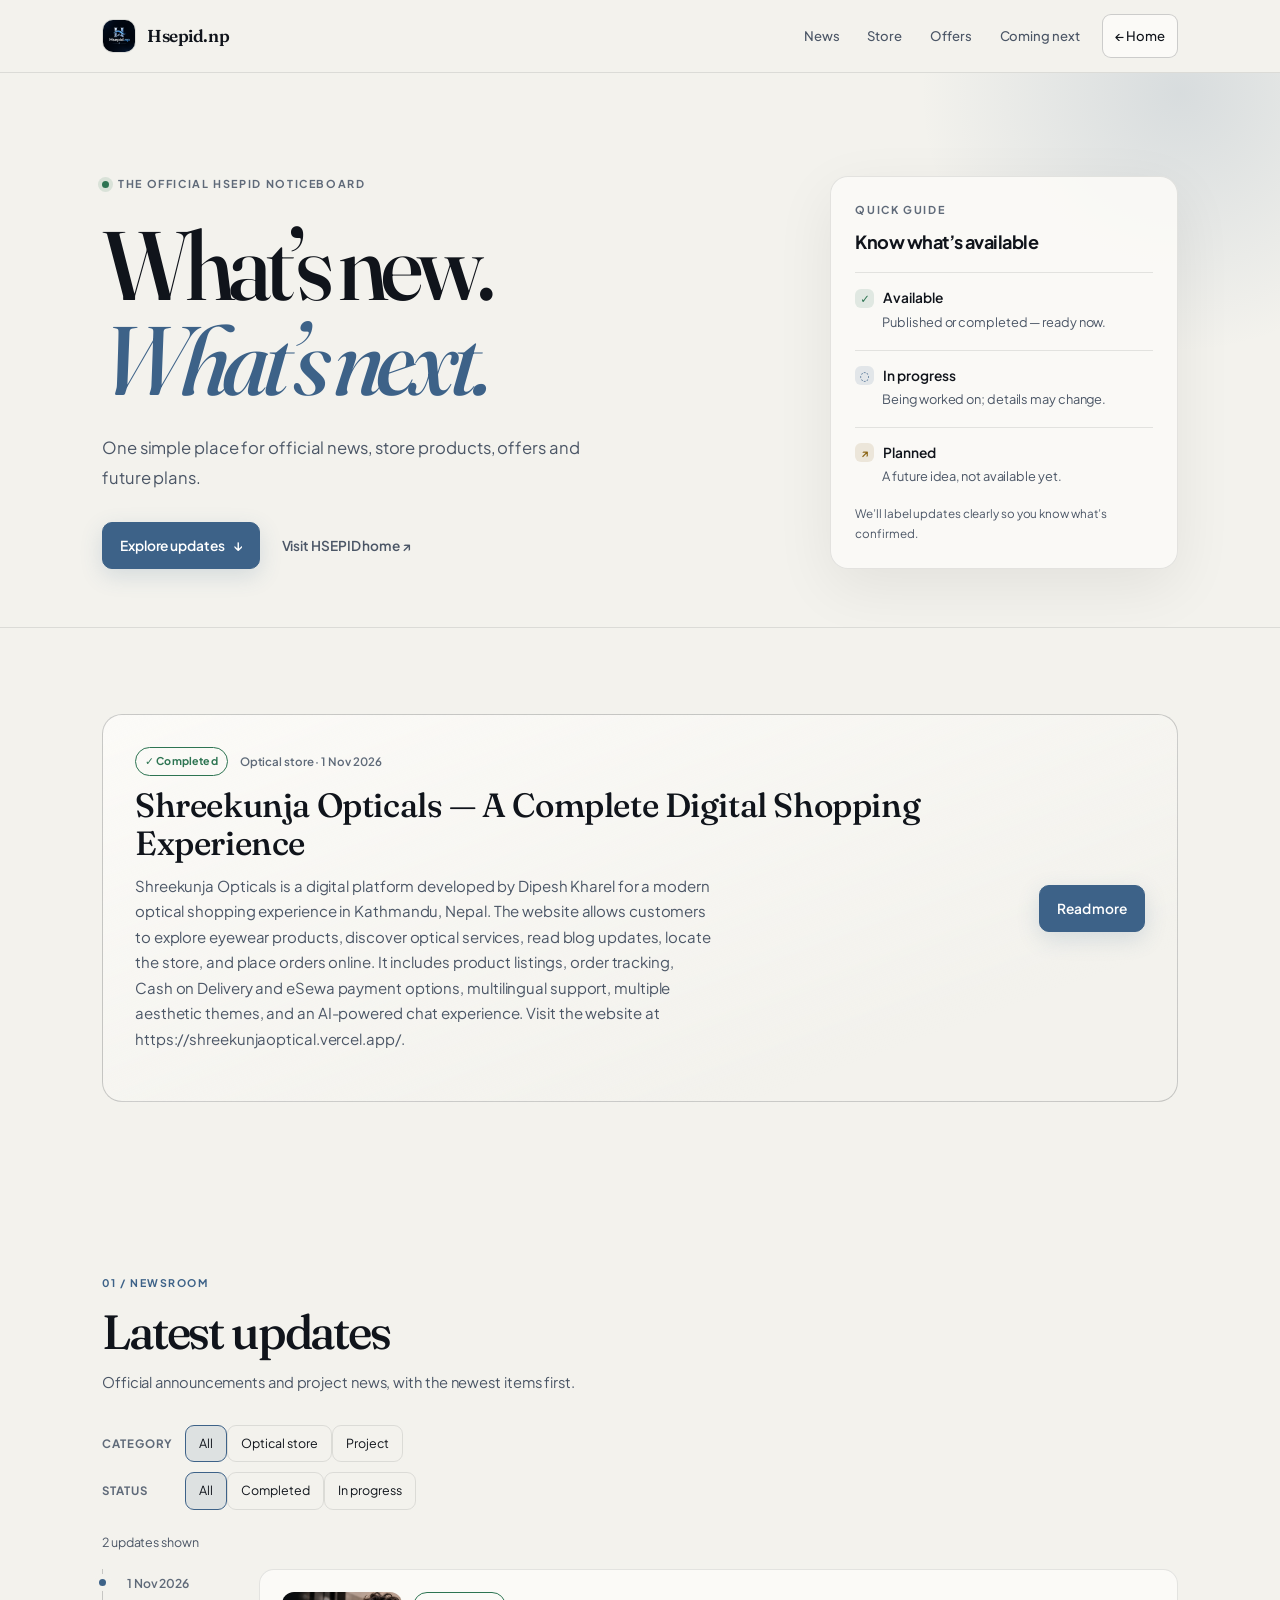
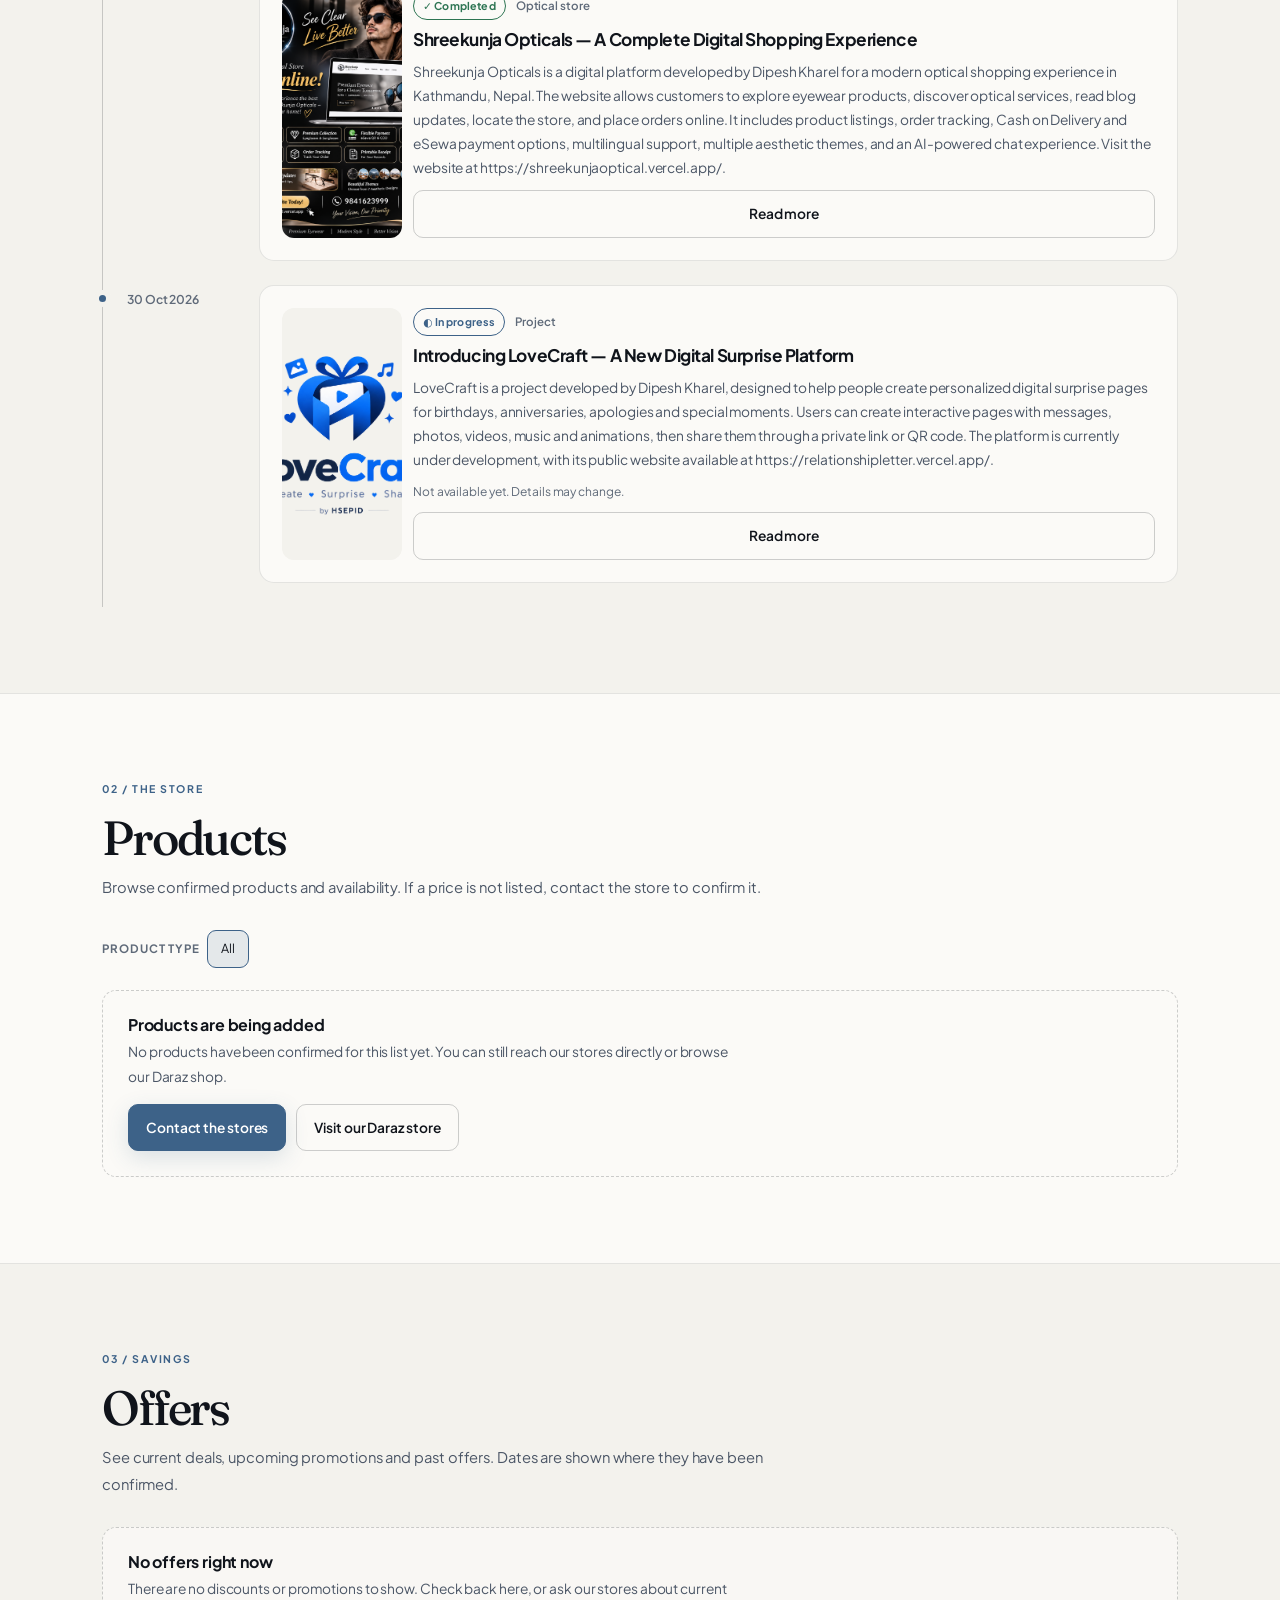
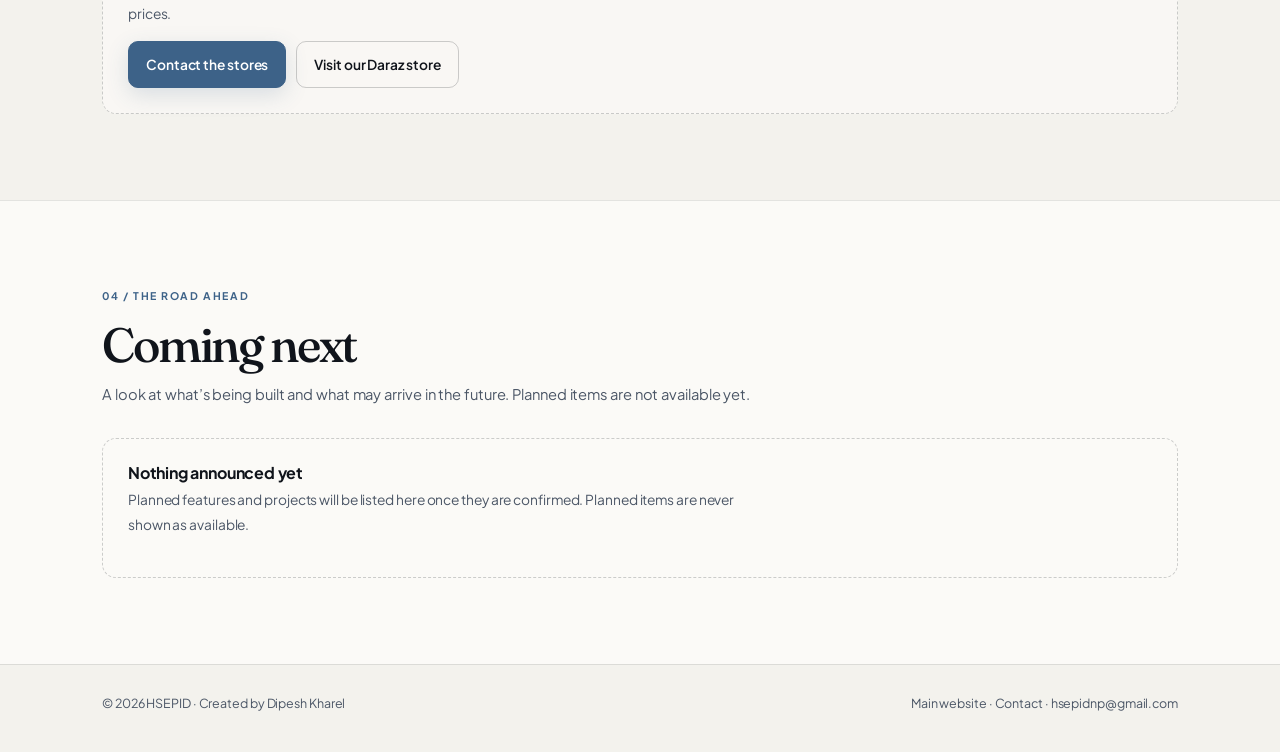
<file: updates-premium.html>
<!doctype html>
<html lang="en" data-theme="midnight">
<head>
<meta charset="utf-8">
<meta name="viewport" content="width=device-width,initial-scale=1,viewport-fit=cover">
<title>Updates | HSEPID — Official news, products and offers</title>
<meta name="description" content="Official HSEPID news, confirmed products, current offers and future plans.">
<meta name="theme-color" content="#10141b">
<link rel="icon" href="logo.png" type="image/png">
<script>try{var t=localStorage.getItem('hsx-theme');if(!t)t=matchMedia('(prefers-color-scheme: light)').matches?'daylight':'midnight';document.documentElement.dataset.theme=t}catch(e){}</script>
<link rel="preconnect" href="https://fonts.googleapis.com"><link rel="preconnect" href="https://fonts.gstatic.com" crossorigin>
<link href="https://fonts.googleapis.com/css2?family=Fraunces:opsz,wght@9..144,500;9..144,700&family=Plus+Jakarta+Sans:wght@400;500;600;700&display=swap" rel="stylesheet">
<style>
/* Same theme tokens as index.html so the saved theme carries over */
html[data-theme="midnight"]{--bgrgb:16,20,27;--bg:#10141b;--bg2:#191f28;--ink:#f3f2ed;--mut:#a3adba;--faint:#8994a3;--acc:#7e9bb8;--acc2:#5f7f9f;--onacc:#10141b;color-scheme:dark}
html[data-theme="daylight"]{--bgrgb:243,242,237;--bg:#f3f2ed;--bg2:#fbfaf7;--ink:#10141b;--mut:#4b5666;--faint:#5f6a79;--acc:#3d6288;--acc2:#2f4f70;--onacc:#fff;color-scheme:light}
html[data-theme="aurora"]{--bgrgb:14,23,21;--bg:#0e1715;--bg2:#14211e;--ink:#eaf2ee;--mut:#9db5ac;--faint:#86a096;--acc:#5fbfa3;--acc2:#3f9a82;--onacc:#0e1715;color-scheme:dark}
html[data-theme="sunset"]{--bgrgb:26,18,19;--bg:#1a1213;--bg2:#251a1a;--ink:#f6ede6;--mut:#c2a99c;--faint:#a58f84;--acc:#e39066;--acc2:#c9714a;--onacc:#1a1213;color-scheme:dark}
html[data-theme="royal"]{--bgrgb:19,15,32;--bg:#130f20;--bg2:#1c1730;--ink:#f0ecfa;--mut:#aea6cc;--faint:#9890b8;--acc:#a596e0;--acc2:#7f6fc4;--onacc:#130f20;color-scheme:dark}
html[data-theme="rose"]{--bgrgb:250,241,243;--bg:#faf1f3;--bg2:#fff;--ink:#2a1219;--mut:#6a4f5a;--faint:#6f5560;--acc:#b03a63;--acc2:#8f2d4f;--onacc:#fff;color-scheme:light}
html[data-theme="paper"]{--bgrgb:244,239,227;--bg:#f4efe3;--bg2:#fbf8f0;--ink:#26200f;--mut:#5c5238;--faint:#6a5f42;--acc:#8a5a1f;--acc2:#6d4614;--onacc:#fff;color-scheme:light}
:root{--line:color-mix(in srgb,var(--ink) 13%,transparent);--line2:color-mix(in srgb,var(--ink) 26%,transparent);--serif:Fraunces,Georgia,serif;--ok:#4f9d78;--warn:#c9963a;--bad:#d0675f}
html[data-theme=daylight],html[data-theme=rose],html[data-theme=paper]{--ok:#2d7452;--warn:#8a6414;--bad:#a8403a}
*{box-sizing:border-box}html{scroll-behavior:smooth;scroll-padding-top:84px;-webkit-text-size-adjust:100%}
body{margin:0;background:var(--bg);color:var(--ink);font:1rem/1.65 'Plus Jakarta Sans',system-ui,sans-serif;overflow-x:clip}
a{color:inherit}h1,h2,h3{font-family:var(--serif);font-weight:500;line-height:1.15;letter-spacing:-.012em;margin:0}
:focus-visible{outline:2px solid var(--acc);outline-offset:3px}
.wrap{max-width:1120px;margin:0 auto;padding:0 24px}
.skip{position:absolute;left:-9999px;top:8px;background:var(--acc);color:var(--onacc);padding:10px 16px;border-radius:10px;z-index:99}.skip:focus{left:8px}
header{position:sticky;top:0;z-index:20;background:rgba(var(--bgrgb),.85);backdrop-filter:blur(12px);-webkit-backdrop-filter:blur(12px);border-bottom:1px solid var(--line);padding-top:env(safe-area-inset-top)}
header .wrap{display:flex;align-items:center;justify-content:space-between;gap:12px;min-height:64px}
.brand{display:flex;align-items:center;gap:11px;text-decoration:none;font-family:var(--serif);font-size:1.2rem}.brand img{width:34px;height:34px;border-radius:10px;object-fit:cover;border:1px solid var(--line)}
nav{display:flex;align-items:center;gap:2px;flex-wrap:wrap}nav a{padding:10px 13px;min-height:44px;display:inline-flex;align-items:center;color:var(--mut);text-decoration:none;font-size:.875rem;font-weight:500;border-radius:10px}nav a:hover{color:var(--ink);background:color-mix(in srgb,var(--ink) 7%,transparent)}
nav a.home{border:1px solid var(--line2);color:var(--ink)}
.btn{display:inline-flex;align-items:center;justify-content:center;gap:8px;min-height:46px;padding:11px 22px;border-radius:12px;border:1px solid var(--line2);background:transparent;color:var(--ink);font:inherit;font-weight:600;font-size:.9375rem;text-decoration:none;cursor:pointer}
.btn:hover{border-color:var(--acc)}.btn.p{background:var(--acc);border-color:var(--acc);color:var(--onacc)}.btn[aria-disabled=true]{opacity:.6;cursor:default;pointer-events:none}
section{padding:72px 0}section>.wrap>h2{font-size:clamp(1.6rem,3.6vw,2.4rem);margin-bottom:10px}.sub{color:var(--mut);max-width:40rem;margin:0 0 32px}
/* intro */
.intro{padding:72px 0 40px;border-bottom:1px solid var(--line)}.intro .wrap{display:grid;grid-template-columns:1.4fr 1fr;gap:48px;align-items:end}
h1{font-size:clamp(2.6rem,7vw,4.75rem);letter-spacing:-.025em;line-height:1.04;margin-bottom:18px}.intro p{color:var(--mut);max-width:34rem;margin:0}
.key{border:1px solid var(--line);border-radius:16px;background:var(--bg2);padding:20px 22px;font-size:.875rem}.key h2{font-size:1.0625rem;margin-bottom:10px}.key dl{margin:0;display:grid;gap:8px}.key dt{font-weight:600}.key dd{margin:0 0 4px;color:var(--mut)}
/* status pill: icon + text, never colour alone */
.st{display:inline-flex;align-items:center;gap:6px;padding:3px 11px;border-radius:999px;border:1px solid currentColor;font-size:.75rem;font-weight:700;white-space:nowrap}
.st.ok{color:var(--ok)}.st.wip{color:var(--acc)}.st.plan{color:var(--warn)}.st.bad{color:var(--bad)}.st.mut{color:var(--faint)}
.tag{font-size:.8125rem;color:var(--faint);font-weight:600}
/* featured */
.feat{border:1px solid var(--line2);border-radius:20px;background:linear-gradient(160deg,var(--bg2),transparent 80%);padding:32px;display:grid;grid-template-columns:1fr auto;gap:28px;align-items:center}
.feat h2{font-size:clamp(1.5rem,3vw,2.1rem);margin:10px 0}.feat p{margin:0 0 18px;color:var(--mut);max-width:36rem}.feat .meta{display:flex;gap:12px;align-items:center;flex-wrap:wrap}
/* filters */
.filters{display:grid;gap:12px;margin-bottom:28px}.fg{display:flex;flex-wrap:wrap;gap:8px;align-items:center}.fg b{font-size:.8125rem;color:var(--faint);min-width:5.5rem}
.chip{min-height:44px;padding:9px 16px;border-radius:999px;border:1px solid var(--line2);background:transparent;color:var(--ink);font:inherit;font-size:.875rem;cursor:pointer}.chip[aria-pressed=true]{border-color:var(--acc);background:color-mix(in srgb,var(--acc) 16%,transparent);box-shadow:0 0 0 1px var(--acc)}
.count{color:var(--mut);font-size:.875rem;margin:0 0 18px}
/* timeline */
.tl{list-style:none;margin:0;padding:0;border-inline-start:1px solid var(--line2)}
.tl>li{position:relative;display:grid;grid-template-columns:130px 1fr;gap:20px;padding:0 0 28px 28px}.tl>li:before{content:"";position:absolute;inset-inline-start:-5px;top:8px;width:9px;height:9px;border-radius:50%;background:var(--acc);box-shadow:0 0 0 4px var(--bg)}
.tl time{color:var(--faint);font-size:.875rem;font-weight:600;padding-top:2px}
.ac{border:1px solid var(--line);border-radius:16px;background:var(--bg2);padding:22px;display:grid;gap:10px}.ac.hasimg{grid-template-columns:120px 1fr}.ac h3{font-size:1.25rem}.ac p{margin:0;color:var(--mut)}.ac .meta{display:flex;gap:10px;align-items:center;flex-wrap:wrap}
.ac img,.pc img{display:block;width:100%;height:100%;object-fit:cover;border-radius:12px;background:var(--bg)}
.note{font-size:.8125rem;color:var(--faint)}
/* products + offers */
.grid{list-style:none;margin:0;padding:0;display:grid;grid-template-columns:repeat(auto-fill,minmax(260px,1fr));gap:16px}
.pc{display:flex;flex-direction:column;gap:10px;height:100%;border:1px solid var(--line);border-radius:16px;background:var(--bg2);padding:16px}
.ph{aspect-ratio:4/3;border-radius:12px;background:color-mix(in srgb,var(--acc) 9%,var(--bg));border:1px solid var(--line);display:grid;place-items:center;overflow:hidden;font-family:var(--serif);font-size:2rem;color:var(--acc)}
.pc>.st{align-self:flex-start}.pc h3{font-size:1.1875rem}.pc p{margin:0;color:var(--mut);font-size:.9rem}.pc ul.specs{margin:0;padding-inline-start:18px;color:var(--mut);font-size:.8125rem}
.price{display:flex;flex-wrap:wrap;align-items:baseline;gap:4px 10px;margin-top:auto}.price .now{font-size:1.25rem;font-weight:700}.price s{color:var(--faint)}.price .off{font-size:.75rem;font-weight:700;color:var(--ok);border:1px solid currentColor;border-radius:999px;padding:2px 9px}
.price .na{color:var(--faint);font-size:.875rem}
.pc .ends{font-size:.8125rem;color:var(--mut)}
.group{margin-top:36px}.group h3{font-size:1.25rem;margin-bottom:14px}.group.expired .pc{opacity:.78}
/* states */
.empty,.err{border:1px dashed var(--line2);border-radius:16px;padding:28px;color:var(--mut)}.empty h3,.err h3{font-size:1.1875rem;color:var(--ink);margin-bottom:6px}.empty p,.err p{margin:0 0 14px;max-width:38rem}.empty .cta{display:flex;gap:10px;flex-wrap:wrap}.err{border-color:var(--bad)}
.loading{color:var(--mut);padding:20px 0}
footer{border-top:1px solid var(--line);padding:32px 0 48px;color:var(--mut);font-size:.875rem}footer .wrap{display:flex;justify-content:space-between;gap:12px;flex-wrap:wrap}
@media(max-width:760px){.wrap{padding:0 18px}section{padding:52px 0}.intro .wrap,.feat{grid-template-columns:1fr}.tl>li{grid-template-columns:1fr;gap:6px;padding-inline-start:22px}.ac.hasimg{grid-template-columns:1fr}.ac.hasimg .imgbox{max-height:180px}nav a:not(.home){display:none}.fg b{min-width:100%}}
@media(prefers-reduced-motion:reduce){html{scroll-behavior:auto}}

/* Premium refresh: restrained steel-blue, clearer hierarchy, less visual noise */
:root{
  --serif:"Fraunces",Georgia,serif;
  --line:color-mix(in srgb,var(--ink) 10%,transparent);
  --line2:color-mix(in srgb,var(--ink) 20%,transparent);
}
body{font-size:15px;line-height:1.7;letter-spacing:-.006em}
.wrap{max-width:1160px;padding-inline:clamp(18px,4vw,42px)}
header{background:color-mix(in srgb,var(--bg) 88%,transparent);border-bottom-color:var(--line)}
header .wrap{min-height:72px}
.brand{font-size:1.08rem;font-weight:600;letter-spacing:-.025em}
.brand img{border-radius:11px}
nav{gap:4px}
nav a{font-size:.82rem;padding:9px 12px;border-radius:9px}
nav a.home{margin-left:6px;background:var(--bg2)}
.intro{position:relative;overflow:hidden;padding:clamp(54px,8vw,104px) 0 58px;border-bottom:1px solid var(--line)}
.intro:before{content:"";position:absolute;pointer-events:none;width:540px;height:540px;right:-170px;top:-250px;border-radius:50%;background:radial-gradient(circle,color-mix(in srgb,var(--acc) 15%,transparent),transparent 68%)}
.intro .wrap{position:relative;grid-template-columns:minmax(0,1.35fr) minmax(270px,.72fr);gap:clamp(28px,6vw,82px);align-items:center}
.eyebrow,.section-kicker{display:flex;align-items:center;gap:9px;color:var(--faint);font-size:.68rem;font-weight:700;letter-spacing:.15em;text-transform:uppercase}
.live-dot{width:7px;height:7px;border-radius:50%;background:var(--ok);box-shadow:0 0 0 4px color-mix(in srgb,var(--ok) 13%,transparent)}
h1{font-family:var(--serif);font-size:clamp(3.15rem,7.6vw,6.4rem);letter-spacing:-.065em;line-height:.98;margin:24px 0}
h1 em{font-weight:500;color:var(--acc);font-style:italic}
.intro-copy>p{font-size:1.04rem;max-width:32rem;line-height:1.85}
.intro-actions{display:flex;align-items:center;gap:22px;flex-wrap:wrap;margin-top:28px}
.btn{border-radius:10px;min-height:45px;padding:11px 17px;font-size:.86rem;transition:transform .18s ease,border-color .18s ease,background .18s ease}
.btn:hover{transform:translateY(-1px)}
.btn.p{box-shadow:0 7px 22px color-mix(in srgb,var(--acc) 17%,transparent)}
.text-link{font-size:.85rem;font-weight:600;text-decoration:none;color:var(--mut)}
.text-link:hover{color:var(--ink)}
.key{position:relative;padding:24px;border-radius:18px;background:color-mix(in srgb,var(--bg2) 92%,transparent);border-color:var(--line);box-shadow:0 18px 60px color-mix(in srgb,#000 7%,transparent)}
.key h2{font-family:'Plus Jakarta Sans',system-ui,sans-serif;font-size:1.13rem;font-weight:700;letter-spacing:-.03em;margin:12px 0 20px}
.key dl{gap:0}
.key dl>div{display:grid;grid-template-columns:1fr;gap:3px;padding:13px 0;border-top:1px solid var(--line)}
.key dt{display:flex;align-items:center;gap:9px;font-size:.86rem}
.key dd{padding-left:27px;font-size:.8rem;line-height:1.55}
.guide-mark{display:inline-grid;place-items:center;width:19px;height:19px;border-radius:6px;font-size:.72rem}
.guide-mark.available{color:var(--ok);background:color-mix(in srgb,var(--ok) 12%,transparent)}
.guide-mark.progress{color:var(--acc);background:color-mix(in srgb,var(--acc) 12%,transparent)}
.guide-mark.planned{color:var(--warn);background:color-mix(in srgb,var(--warn) 12%,transparent)}
.guide-foot{font-size:.73rem;color:var(--faint);margin:14px 0 0}
section{padding:clamp(52px,7vw,86px) 0}
.section-kicker{margin-bottom:12px;color:var(--acc);font-size:.66rem}
section>.wrap>h2{font-size:clamp(2rem,4vw,3rem);letter-spacing:-.045em;margin-bottom:9px}
.sub{font-size:.92rem;line-height:1.8;max-width:42rem;margin-bottom:30px}
.filters{gap:10px;margin:26px 0 22px}
.fg{gap:7px}
.fg b{font-size:.72rem;letter-spacing:.08em;text-transform:uppercase;min-width:76px}
.chip{min-height:37px;padding:7px 13px;font-size:.78rem;border-radius:9px;border-color:var(--line)}
.chip[aria-pressed=true]{box-shadow:none;background:color-mix(in srgb,var(--acc) 12%,transparent)}
.count{font-size:.78rem;margin-bottom:16px}
.tl{border-inline-start-color:var(--line2)}
.tl>li{grid-template-columns:112px minmax(0,1fr);gap:20px;padding:0 0 24px 24px}
.tl>li:before{width:7px;height:7px;inset-inline-start:-4px;top:10px;box-shadow:0 0 0 5px var(--bg)}
.tl time{font-size:.76rem;color:var(--faint);padding-top:4px}
.ac,.pc{border-radius:15px;border-color:var(--line);background:var(--bg2);transition:border-color .18s ease,transform .18s ease}
.ac{padding:22px;gap:11px}
.ac:hover,.pc:hover{border-color:var(--line2)}
.ac h3,.pc h3{font-family:'Plus Jakarta Sans',system-ui,sans-serif;font-weight:700;letter-spacing:-.025em}
.ac h3{font-size:1.08rem}
.ac p,.pc p{font-size:.86rem;line-height:1.75}
.st{font-size:.67rem;letter-spacing:.015em;padding:4px 9px;border-width:1px}
.tag{font-size:.72rem}
.note{font-size:.75rem}
.grid{grid-template-columns:repeat(auto-fill,minmax(min(100%,245px),1fr));gap:14px}
.pc{padding:14px;gap:12px}
.ph{border-radius:10px;aspect-ratio:5/3;font-size:1.7rem}
.pc h3{font-size:1.02rem}
.pc ul.specs{font-size:.78rem}
.price .now{font-size:1.13rem;letter-spacing:-.03em}
.price .off{font-size:.68rem}
.group{margin-top:30px}
.group h3{font-family:'Plus Jakarta Sans',system-ui,sans-serif;font-size:.86rem;font-weight:700;letter-spacing:.02em;margin-bottom:13px}
.empty,.err{border-radius:14px;padding:25px;background:color-mix(in srgb,var(--bg2) 70%,transparent)}
.empty h3,.err h3{font-family:'Plus Jakarta Sans',system-ui,sans-serif;font-size:1rem;font-weight:700}
.empty p,.err p{font-size:.86rem;line-height:1.8}
footer{padding:28px 0 38px;font-size:.78rem}
footer a{text-decoration:none}
footer a:hover{color:var(--ink)}
@media(max-width:760px){
  .wrap{padding-inline:18px}
  header .wrap{min-height:64px}
  nav{gap:0}
  nav a:not(.home){display:none}
  .intro{padding:54px 0 42px}
  .intro .wrap{grid-template-columns:1fr;gap:32px}
  h1{font-size:clamp(3.25rem,15vw,5rem);margin:20px 0}
  .key{max-width:none}
  section{padding:50px 0}
  .tl>li{grid-template-columns:1fr;gap:7px;padding-inline-start:20px}
  .ac.hasimg{grid-template-columns:1fr}
  .ac.hasimg .imgbox{max-height:190px}
  .fg b{min-width:100%;margin-bottom:1px}
  footer .wrap{flex-direction:column;gap:8px}
}
@media(prefers-reduced-motion:reduce){
  .btn,.ac,.pc{transition:none}
  .btn:hover{transform:none}
}

</style>
</head>
<body>
<a class="skip" href="#updates">Skip to updates</a>
<header><div class="wrap"><a class="brand" href="index.html"><img src="logo.png" alt="Hsepid.np logo" width="34" height="34"><span>Hsepid.np</span></a>
<nav aria-label="Updates sections"><a href="#updates">News</a><a href="#store">Store</a><a href="#offers">Offers</a><a href="#upcoming">Coming next</a><a class="home" href="index.html">← Home</a></nav></div></header>
<main>
<div class="intro"><div class="wrap"><div class="intro-copy"><span class="eyebrow"><span class="live-dot"></span> THE OFFICIAL HSEPID NOTICEBOARD</span><h1>What’s new.<br><em>What’s next.</em></h1><p>One simple place for official news, store products, offers and future plans.</p><div class="intro-actions"><a class="btn p" href="#updates">Explore updates <span aria-hidden="true">↓</span></a><a class="text-link" href="index.html">Visit HSEPID home ↗</a></div></div>
<aside class="key" aria-label="Simple status guide"><span class="eyebrow">QUICK GUIDE</span><h2>Know what’s available</h2><dl>
<div><dt><span class="guide-mark available">✓</span> Available</dt><dd>Published or completed — ready now.</dd></div>
<div><dt><span class="guide-mark progress">◌</span> In progress</dt><dd>Being worked on; details may change.</dd></div>
<div><dt><span class="guide-mark planned">↗</span> Planned</dt><dd>A future idea, not available yet.</dd></div></dl><p class="guide-foot">We’ll label updates clearly so you know what’s confirmed.</p></aside></div></div>

<section id="featured" hidden><div class="wrap"><div id="featbox"></div></div></section>

<section id="updates"><div class="wrap"><div class="section-kicker">01 / NEWSROOM</div><h2>Latest updates</h2><p class="sub">Official announcements and project news, with the newest items first.</p>
<div class="filters"><div class="fg" role="group" aria-label="Filter by category"><b>Category</b><span id="fcat"></span></div><div class="fg" role="group" aria-label="Filter by status"><b>Status</b><span id="fstat"></span></div></div>
<p class="count" id="count" role="status" aria-live="polite"></p>
<div id="ulist"><p class="loading">Loading updates…</p></div></div></section>

<section id="store" style="background:var(--bg2);border-block:1px solid var(--line)"><div class="wrap"><div class="section-kicker">02 / THE STORE</div><h2>Products</h2><p class="sub">Browse confirmed products and availability. If a price is not listed, contact the store to confirm it.</p>
<div class="filters" id="pfilters" hidden><div class="fg" role="group" aria-label="Filter products by category"><b>Product type</b><span id="pcat"></span></div></div>
<div id="plist"><p class="loading">Loading products…</p></div></div></section>

<section id="offers"><div class="wrap"><div class="section-kicker">03 / SAVINGS</div><h2>Offers</h2><p class="sub">See current deals, upcoming promotions and past offers. Dates are shown where they have been confirmed.</p><div id="olist"><p class="loading">Loading offers…</p></div></div></section>

<section id="upcoming" style="background:var(--bg2);border-top:1px solid var(--line)"><div class="wrap"><div class="section-kicker">04 / THE ROAD AHEAD</div><h2>Coming next</h2><p class="sub">A look at what’s being built and what may arrive in the future. Planned items are not available yet.</p><div id="rlist"><p class="loading">Loading…</p></div></div></section>
</main>
<footer><div class="wrap"><span>© <span id="yr">2026</span> HSEPID · Created by Dipesh Kharel</span><span><a href="index.html">Main website</a> · <a href="index.html#contact">Contact</a> · <a href="mailto:hsepidnp@gmail.com">hsepidnp@gmail.com</a></span></div></footer>

<script src="hsepid-data.js"></script>
<script>
(function(){
'use strict';
/* ---------- pure logic (also exposed for testing) ---------- */
var STATUS={published:['Published','✓','ok',true],completed:['Completed','✓','ok',true],'in-progress':['In progress','◐','wip',false],upcoming:['Upcoming','◔','plan',false],planned:['Planned','○','plan',false],cancelled:['Cancelled','✕','bad',false]};
var CAT={announcement:'Announcement',project:'Project',store:'Optical store',product:'Product launch',offer:'Offer',maintenance:'Maintenance',tech:'Technology'};
var PCAT={sunglasses:'Sunglasses',glasses:'Glasses','power-glasses':'Power glasses',frames:'Frames',reading:'Reading glasses',screen:'Screen glasses',accessories:'Accessories',other:'Other'};
var AVAIL={'in-stock':['In stock','✓'],'out-of-stock':['Out of stock','✕'],upcoming:['Coming soon','◔'],'awaiting-details':['Details to be confirmed','○']};
var DAY=/^\d{4}-\d{2}-\d{2}$/;
function isDay(s){if(typeof s!=='string'||!DAY.test(s))return false;var d=new Date(s+'T00:00:00Z');return !isNaN(d)&&d.toISOString().slice(0,10)===s}
function isNum(n){return typeof n==='number'&&isFinite(n)}
function safeUrl(u){if(typeof u!=='string'||!u.trim())return '';u=u.trim();if(/^(https?:\/\/|mailto:|tel:)/i.test(u))return u;if(/^[a-z][a-z0-9+.-]*:/i.test(u)||u.indexOf('//')===0)return '';return u}
function calcDiscount(orig,disc){if(!isNum(orig)||!isNum(disc)||orig<=0||disc<0||disc>=orig)return null;var amt=orig-disc;return{amount:Math.round(amt*100)/100,percent:Math.round(amt/orig*1000)/10}}
function todayStr(d){d=d||new Date();return d.getFullYear()+'-'+String(d.getMonth()+1).padStart(2,'0')+'-'+String(d.getDate()).padStart(2,'0')}
function offerState(o,today){if(o.startDate&&today<o.startDate)return'upcoming';if(o.endDate&&today>o.endDate)return'expired';return'active'}
function str(v){return typeof v==='string'?v.trim():''}
function cleanAnn(a){if(!a||!str(a.id)||!str(a.title)||!STATUS[a.status]||!isDay(a.publishedAt))return null;return{id:a.id,title:str(a.title),description:str(a.description),category:CAT[a.category]?a.category:'announcement',status:a.status,publishedAt:a.publishedAt,image:safeUrl(a.image),link:safeUrl(a.link),featured:a.featured===true}}
function cleanProd(p){if(!p||!str(p.id)||!str(p.name))return null;return{id:p.id,name:str(p.name),category:PCAT[p.category]?p.category:'other',description:str(p.description),image:safeUrl(p.image),originalPrice:isNum(p.originalPrice)&&p.originalPrice>0?p.originalPrice:null,availability:AVAIL[p.availability]?p.availability:'awaiting-details',specs:Array.isArray(p.specs)?p.specs.map(str).filter(Boolean):[],productUrl:safeUrl(p.productUrl)}}
function cleanOffer(o,prods){if(!o||!str(o.id)||!str(o.title))return null;if(o.startDate&&!isDay(o.startDate))return null;if(o.endDate&&!isDay(o.endDate))return null;if(o.startDate&&o.endDate&&o.endDate<o.startDate)return null;
 var prod=null;if(o.productId){prod=prods.filter(function(p){return p.id===o.productId})[0];if(!prod)return null}
 return{id:o.id,title:str(o.title),description:str(o.description),product:prod,discountedPrice:isNum(o.discountedPrice)?o.discountedPrice:null,startDate:o.startDate||'',endDate:o.endDate||'',terms:str(o.terms),featured:o.featured===true}}
function cleanRoad(r){if(!r||!str(r.id)||!str(r.title)||!STATUS[r.status]||STATUS[r.status][3])return null;return{id:r.id,title:str(r.title),description:str(r.description),status:r.status,target:str(r.target)}}
window.HsepidLogic={calcDiscount:calcDiscount,offerState:offerState,isDay:isDay,safeUrl:safeUrl,cleanAnn:cleanAnn,cleanProd:cleanProd,cleanOffer:cleanOffer,cleanRoad:cleanRoad};

/* ---------- DOM helpers (textContent only: no HTML injection) ---------- */
function $(i){return document.getElementById(i)}
function el(tag,cls,text){var n=document.createElement(tag);if(cls)n.className=cls;if(text!=null)n.textContent=text;return n}
function add(p){for(var i=1;i<arguments.length;i++)if(arguments[i])p.appendChild(arguments[i]);return p}
function fmtDate(s){return new Date(s+'T00:00:00').toLocaleDateString('en-GB',{day:'numeric',month:'short',year:'numeric'})}
function money(n){return 'Rs '+n.toLocaleString('en-IN',{maximumFractionDigits:2})}
function pill(status){var s=STATUS[status];return el('span','st '+s[2],s[1]+' '+s[0])}
function link(href,text,cls,ext){var a=el('a',cls||'btn',text);a.href=href;if(/^https?:/i.test(href)&&ext!==false){a.target='_blank';a.rel='noopener'}return a}
function empty(title,msg,ctas){var d=el('div','empty');add(d,el('h3',null,title),el('p',null,msg));if(ctas){var c=el('div','cta');ctas.forEach(function(x){c.appendChild(x)});d.appendChild(c)}return d}
function setBox(box,node){box.textContent='';box.appendChild(node)}
function note(){return el('span','note','Not available yet. Details may change.')}

var D=window.HSEPID_DATA;
if(!D||typeof D!=='object'){['ulist','plist','olist','rlist'].forEach(function(id){var d=el('div','err');add(d,el('h3',null,'Updates could not be loaded'),el('p',null,'The updates data file could not be loaded. Please refresh the page. If the problem continues, email hsepidnp@gmail.com.'));setBox($(id),d)});return}
var today=todayStr();$('yr').textContent=new Date().getFullYear();
function list(k){return Array.isArray(D[k])?D[k]:[]}
function warn(k,items,ok){if(items.length!==ok.length)console.warn('[HSEPID] '+(items.length-ok.length)+' invalid '+k+' entr'+(items.length-ok.length===1?'y':'ies')+' skipped. Check hsepid-data.js.')}
var anns=list('announcements').map(cleanAnn).filter(Boolean);warn('announcement',list('announcements'),anns);
anns.sort(function(a,b){return a.publishedAt<b.publishedAt?1:-1});
var prods=list('products').map(cleanProd).filter(Boolean);warn('product',list('products'),prods);
var offers=list('offers').map(function(o){return cleanOffer(o,prods)}).filter(Boolean);warn('offer',list('offers'),offers);
var road=list('roadmap').map(cleanRoad).filter(Boolean);warn('roadmap',list('roadmap'),road);

var DARAZ='https://www.daraz.com.np/shop/plpcauqd';
var storeCtas=function(){return[link('index.html#biz','Contact the stores','btn p'),link(DARAZ,'Visit our Daraz store','btn')]};

/* ---------- announcements ---------- */
function annCard(a){var li=el('li');li.appendChild(el('time',null,fmtDate(a.publishedAt))).setAttribute('datetime',a.publishedAt);
 var c=el('article','ac'+(a.image?' hasimg':''));
 if(a.image){var b=el('div','imgbox'),im=el('img');im.src=a.image;im.alt='';im.loading='lazy';im.width=120;im.height=120;im.onerror=function(){b.remove();c.classList.remove('hasimg')};b.appendChild(im);c.appendChild(b)}
 var t=el('div');t.style.display='grid';t.style.gap='10px';
 var m=el('div','meta');add(m,pill(a.status),el('span','tag',CAT[a.category]));
 add(t,m,el('h3',null,a.title),a.description?el('p',null,a.description):null,STATUS[a.status][3]||a.status==='cancelled'?null:note(),a.link?link(a.link,'Read more','btn'):null);
 c.appendChild(t);li.appendChild(c);return li}
var fc='all',fs='all';
function chips(box,items,cur,onPick){box.textContent='';[['all','All']].concat(items).forEach(function(x){var b=el('button','chip',x[1]);b.type='button';b.setAttribute('aria-pressed',x[0]===cur);b.onclick=function(){onPick(x[0])};box.appendChild(b)})}
function renderAnn(){var cats=[],stats=[];anns.forEach(function(a){if(cats.map(function(x){return x[0]}).indexOf(a.category)<0)cats.push([a.category,CAT[a.category]]);if(stats.map(function(x){return x[0]}).indexOf(a.status)<0)stats.push([a.status,STATUS[a.status][0]])});
 chips($('fcat'),cats,fc,function(v){fc=v;renderAnn()});chips($('fstat'),stats,fs,function(v){fs=v;renderAnn()});
 $('fcat').parentNode.parentNode.hidden=!anns.length;
 if(!anns.length){setBox($('ulist'),empty('No announcements yet','Nothing has been published yet. New announcements about projects, the optical store and the website will appear here.',[link('index.html','Back to the main site','btn p',false)]));$('count').textContent='';return}
 var shown=anns.filter(function(a){return(fc==='all'||a.category===fc)&&(fs==='all'||a.status===fs)});
 $('count').textContent=shown.length+(shown.length===1?' update':' updates')+' shown';
 if(!shown.length){var e=empty('No updates match these filters','Try a different category or status.');var r=el('button','btn','Clear filters');r.type='button';r.onclick=function(){fc=fs='all';renderAnn()};e.appendChild(r);setBox($('ulist'),e);return}
 var ul=el('ol','tl');shown.forEach(function(a){ul.appendChild(annCard(a))});setBox($('ulist'),ul)}
renderAnn();
var feat=anns.filter(function(a){return a.featured&&a.status!=='cancelled'})[0];
if(feat){var f=el('div','feat'),l=el('div'),m=el('div','meta');add(m,pill(feat.status),el('span','tag',CAT[feat.category]+' · '+fmtDate(feat.publishedAt)));
 add(l,m,el('h2',null,feat.title),feat.description?el('p',null,feat.description):null,STATUS[feat.status][3]?null:note());add(f,l,feat.link?link(feat.link,'Read more','btn p'):null);$('featbox').appendChild(f);$('featured').hidden=false}

/* ---------- products and offers ---------- */
function bestOffer(p){var best=null;offers.forEach(function(o){if(o.product&&o.product.id===p.id&&offerState(o,today)==='active'&&p.originalPrice&&calcDiscount(p.originalPrice,o.discountedPrice)){if(!best||o.discountedPrice<best.discountedPrice)best=o}});return best}
function priceBox(p,o,state){var d=el('div','price');
 if(o&&p.originalPrice){var c=calcDiscount(p.originalPrice,o.discountedPrice);if(c){add(d,el('span','now',money(o.discountedPrice)),el('s',null,money(p.originalPrice)),el('span','off','Save '+money(c.amount)+' ('+c.percent+'% off)'));return d}}
 if(p.originalPrice)d.appendChild(el('span','now',money(p.originalPrice)));else d.appendChild(el('span','na','Price to be confirmed'));return d}
function prodCard(p,o,state){var li=el('li'),c=el('div','pc'),ph=el('div','ph');
 if(p.image){var im=el('img');im.src=p.image;im.alt=p.name;im.loading='lazy';im.width=400;im.height=300;im.onerror=function(){im.remove();ph.textContent=p.name.charAt(0).toUpperCase()};ph.appendChild(im)}else{ph.textContent=p.name.charAt(0).toUpperCase();ph.setAttribute('aria-hidden','true')}
 var av=AVAIL[p.availability],m=el('div');m.style.cssText='display:flex;gap:8px;flex-wrap:wrap;align-items:center';
 add(m,el('span','st '+(p.availability==='in-stock'?'ok':p.availability==='out-of-stock'?'bad':'plan'),av[1]+' '+av[0]),el('span','tag',PCAT[p.category]));
 add(c,ph,m,el('h3',null,p.name),p.description?el('p',null,p.description):null);
 if(p.specs.length){var u=el('ul','specs');p.specs.forEach(function(s){u.appendChild(el('li',null,s))});c.appendChild(u)}
 c.appendChild(priceBox(p,o));
 if(o&&o.endDate)c.appendChild(el('span','ends','Offer ends '+fmtDate(o.endDate)));
 if(p.availability==='in-stock'&&p.productUrl)c.appendChild(link(p.productUrl,'View and buy','btn p'));
 else if(p.availability==='in-stock')c.appendChild(link('index.html#biz','Ask the store','btn'));
 li.appendChild(c);return li}
var pc='all';
function renderProds(){var cats=[];prods.forEach(function(p){if(cats.map(function(x){return x[0]}).indexOf(p.category)<0)cats.push([p.category,PCAT[p.category]])});
 $('pfilters').hidden=prods.length<2||cats.length<2;chips($('pcat'),cats,pc,function(v){pc=v;renderProds()});
 if(!prods.length){setBox($('plist'),empty('Products are being added','No products have been confirmed for this list yet. You can still reach our stores directly or browse our Daraz shop.',storeCtas()));return}
 var g=el('ul','grid');prods.filter(function(p){return pc==='all'||p.category===pc}).forEach(function(p){g.appendChild(prodCard(p,bestOffer(p)))});setBox($('plist'),g)}
renderProds();
function offerCard(o,state){var li=el('li'),c=el('div','pc');
 var m=el('div');m.style.cssText='display:flex;gap:8px;flex-wrap:wrap;align-items:center';
 var lab=state==='active'?['Active','✓','ok']:state==='upcoming'?['Starts '+fmtDate(o.startDate),'◔','plan']:['Expired','✕','mut'];
 add(m,el('span','st '+lab[2],lab[1]+' '+lab[0]),el('span','tag',o.product?o.product.name:'Store-wide offer'));
 add(c,m,el('h3',null,o.title),o.description?el('p',null,o.description):null);
 if(state==='expired')c.appendChild(el('span','note','This offer has ended. Ask the store for current prices.'));else if(o.product&&o.product.originalPrice&&calcDiscount(o.product.originalPrice,o.discountedPrice)){c.appendChild(priceBox(o.product,o))}
 var when=o.startDate&&o.endDate?fmtDate(o.startDate)+' to '+fmtDate(o.endDate):o.endDate?'Until '+fmtDate(o.endDate):o.startDate?'From '+fmtDate(o.startDate)+', no end date set':'No dates set';
 add(c,el('span','ends',when),o.terms?el('span','note','Terms: '+o.terms):null);li.appendChild(c);return li}
function renderOffers(){if(!offers.length){setBox($('olist'),empty('No offers right now','There are no discounts or promotions to show. Check back here, or ask our stores about current prices.',storeCtas()));return}
 var by={active:[],upcoming:[],expired:[]};offers.forEach(function(o){by[offerState(o,today)].push(o)});
 var box=el('div');[['active','Active now'],['upcoming','Coming up'],['expired','Expired']].forEach(function(k){var arr=by[k[0]];if(!arr.length)return;
  arr.sort(function(a,b){return(b.featured?1:0)-(a.featured?1:0)});var g=el('div','group '+k[0]);g.appendChild(el('h3',null,k[1]));var u=el('ul','grid');arr.forEach(function(o){u.appendChild(offerCard(o,k[0]))});g.appendChild(u);box.appendChild(g)});
 if(!by.active.length)box.insertBefore(empty('No active offers','Nothing is on offer today. Upcoming and past offers are listed below.'),box.firstChild);setBox($('olist'),box)}
renderOffers();

/* ---------- roadmap ---------- */
if(!road.length)setBox($('rlist'),empty('Nothing announced yet','Planned features and projects will be listed here once they are confirmed. Planned items are never shown as available.'));
else{var g=el('ul','grid');road.forEach(function(r){var li=el('li'),c=el('div','pc');add(c,pill(r.status),el('h3',null,r.title),r.description?el('p',null,r.description):null,r.target?el('span','ends','Target: '+r.target+' (may change)'):null);li.appendChild(c);g.appendChild(li)});setBox($('rlist'),g)}
})();
</script>
</body>
</html>
</file>
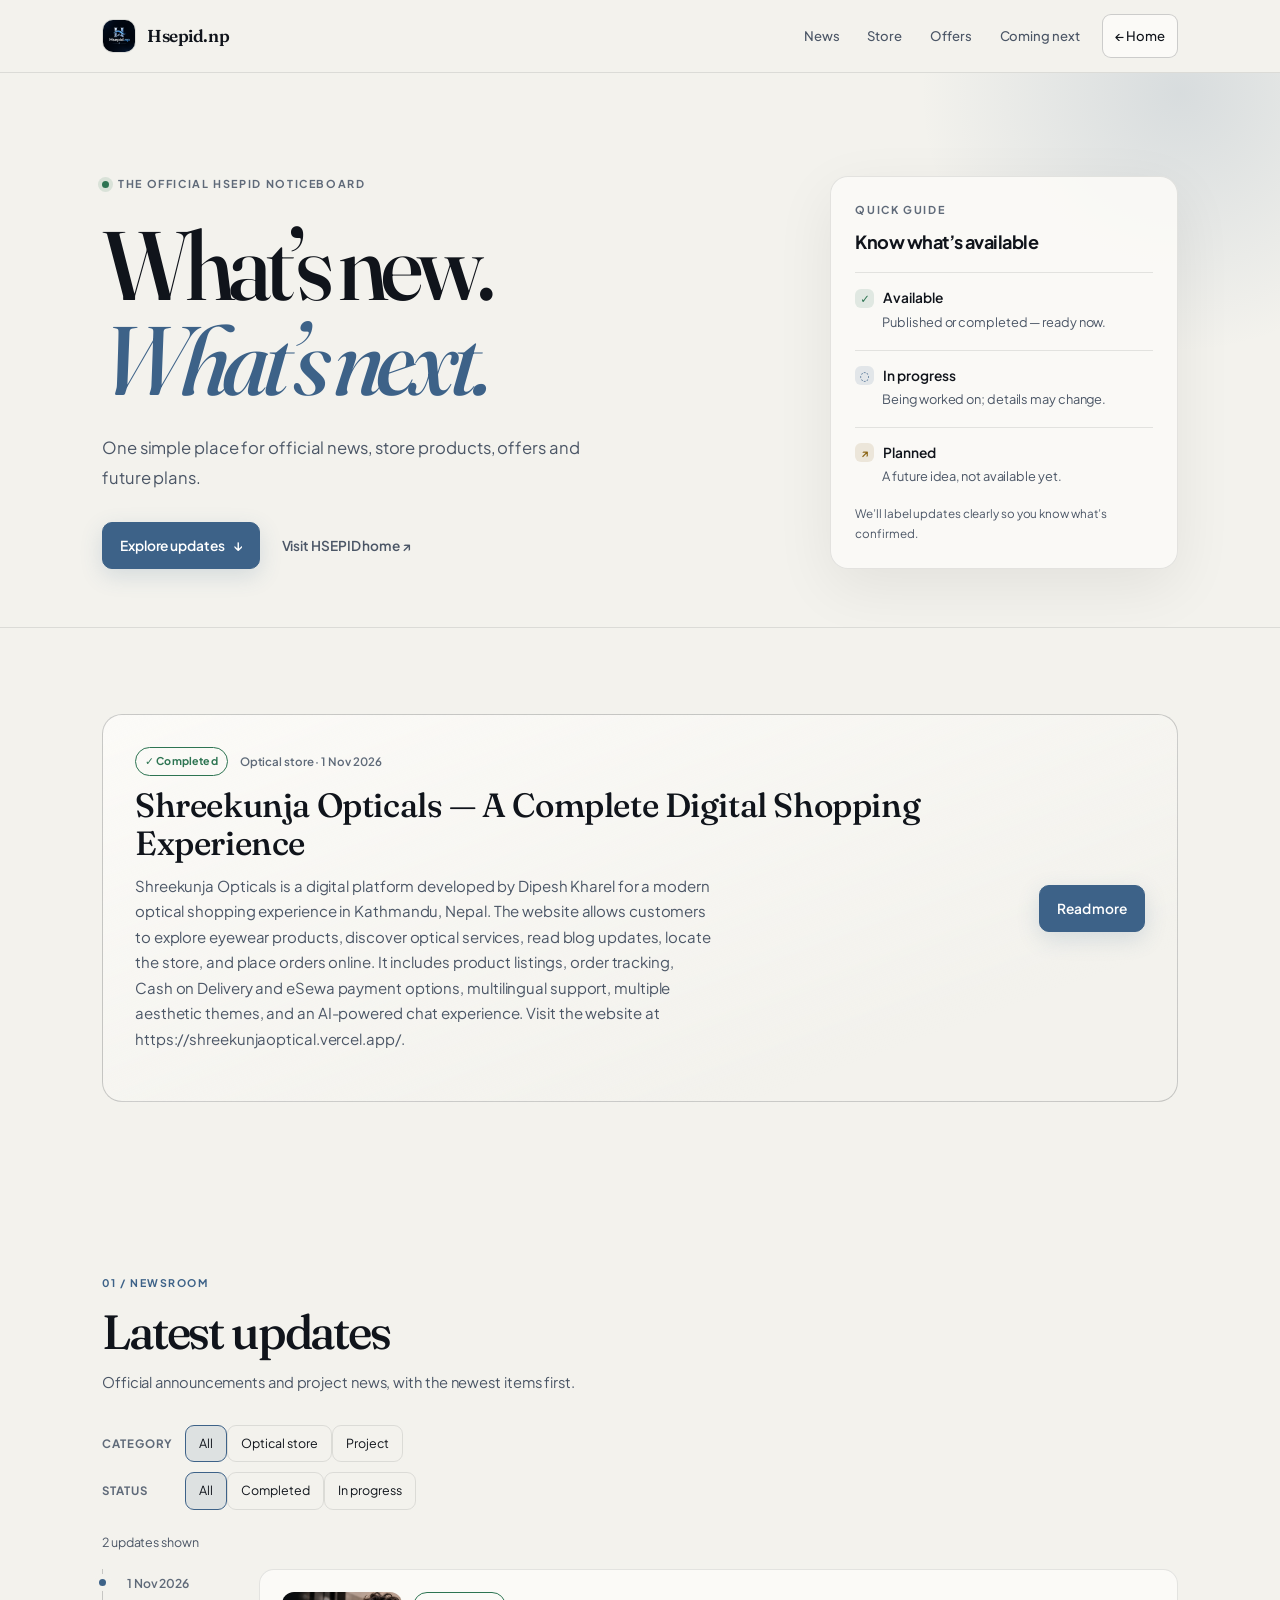
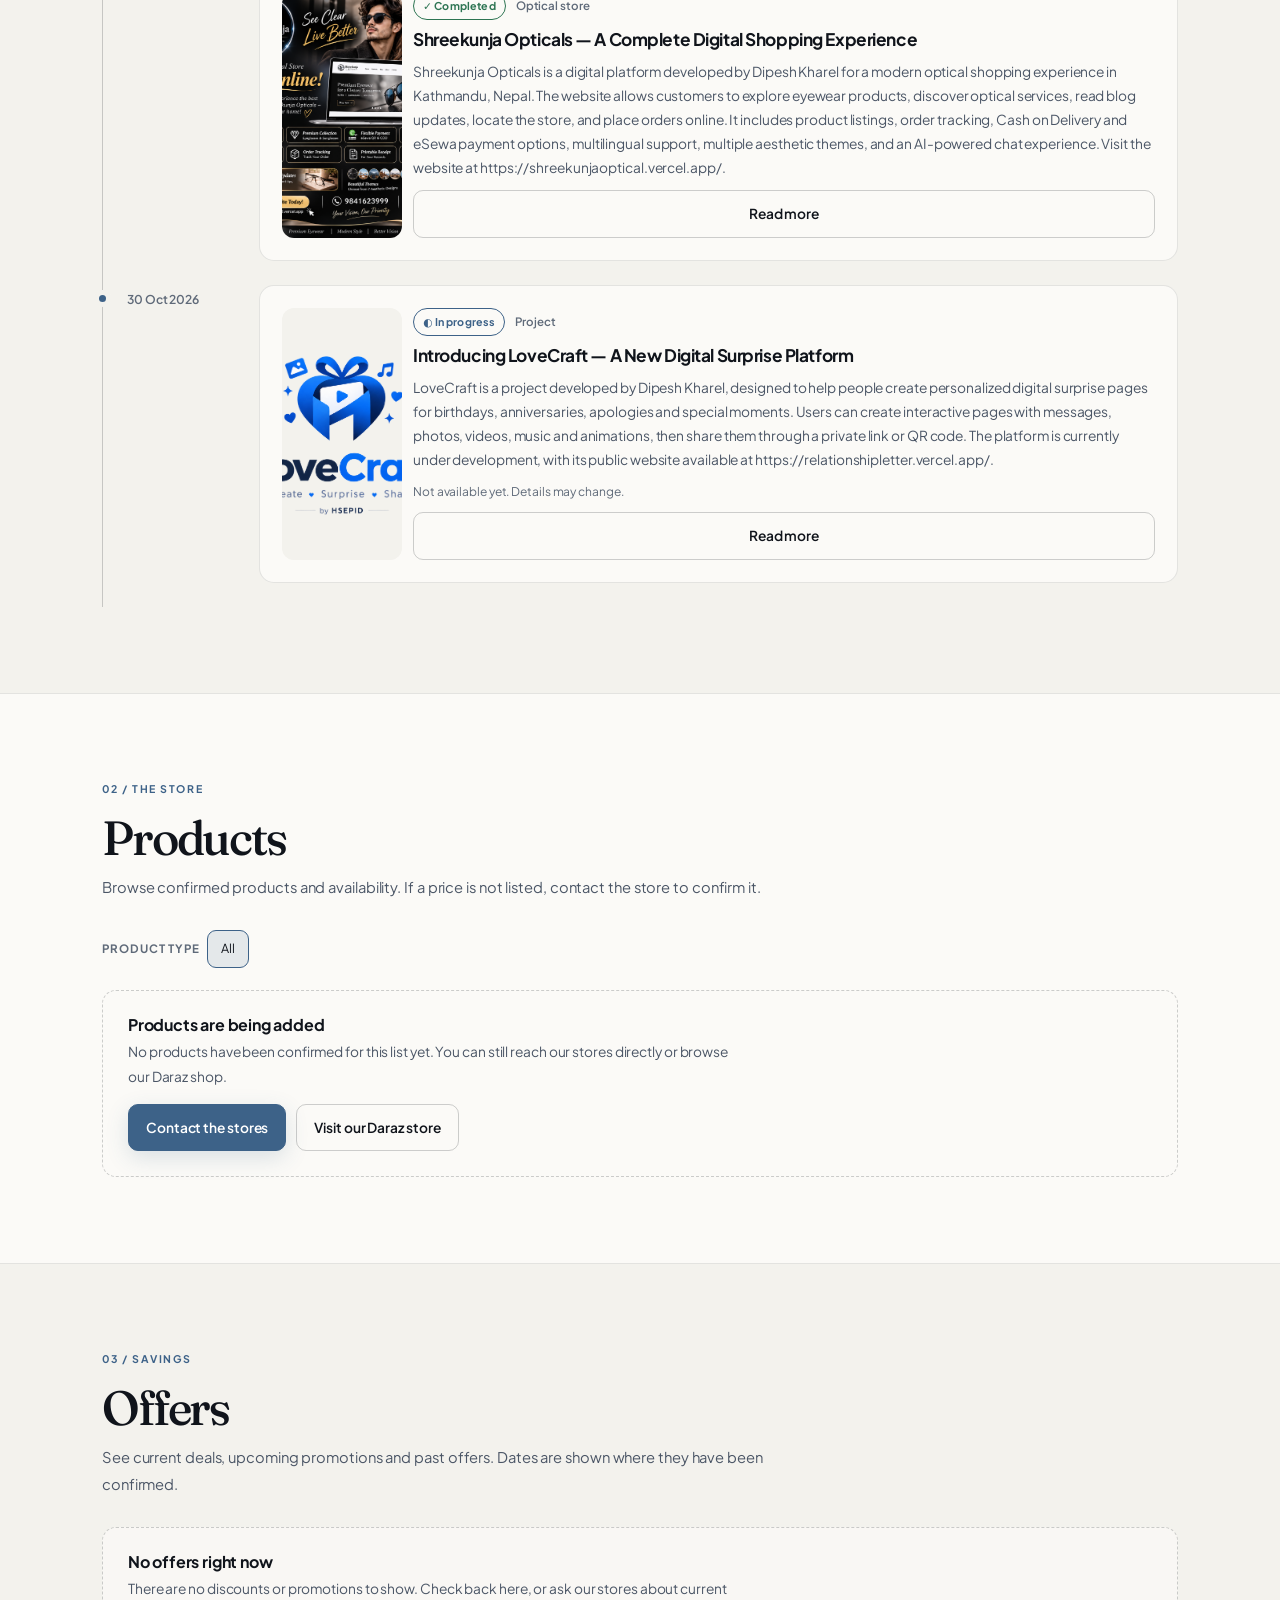
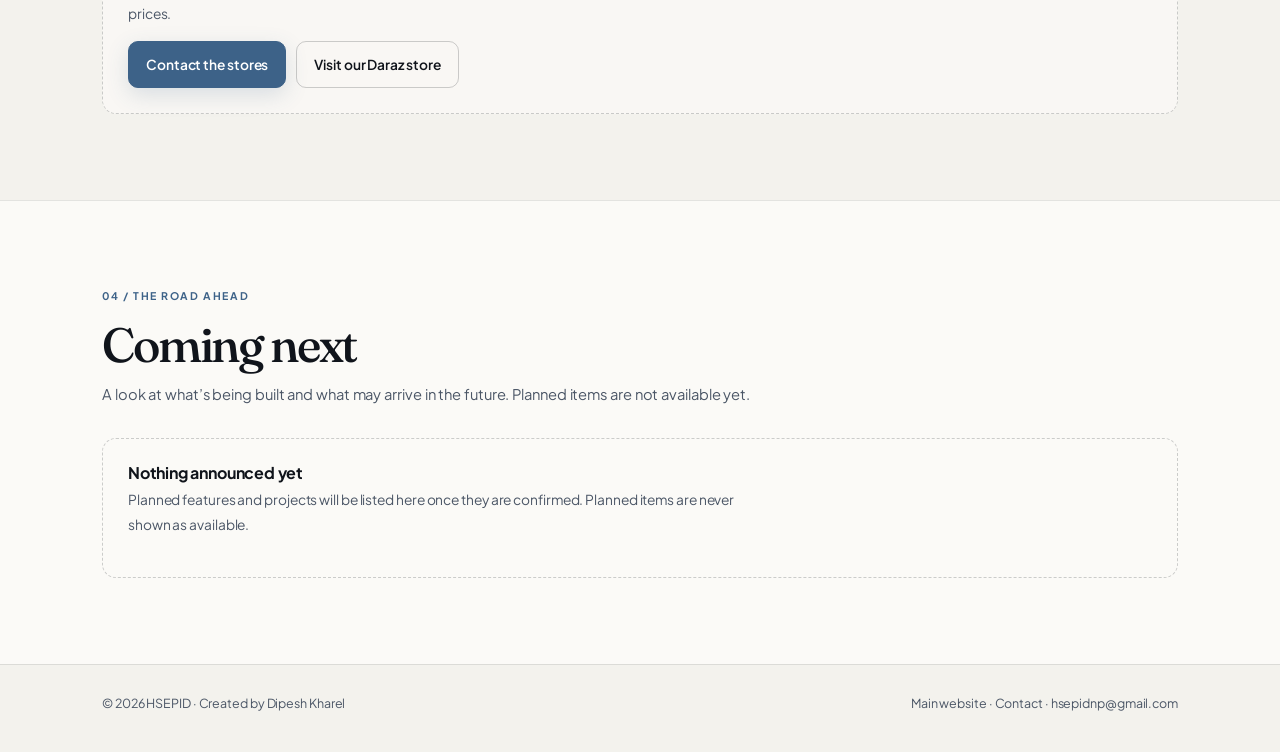
<file: updates.html>
<!doctype html>
<html lang="en" data-theme="midnight">
<head>
<meta charset="utf-8">
<meta name="viewport" content="width=device-width,initial-scale=1,viewport-fit=cover">
<title>Updates | HSEPID — Official news, products and offers</title>
<meta name="description" content="Official HSEPID news, confirmed products, current offers and future plans.">
<meta name="theme-color" content="#10141b">
<link rel="icon" href="logo.png" type="image/png">
<script>try{var t=localStorage.getItem('hsx-theme');if(!t)t=matchMedia('(prefers-color-scheme: light)').matches?'daylight':'midnight';document.documentElement.dataset.theme=t}catch(e){}</script>
<link rel="preconnect" href="https://fonts.googleapis.com"><link rel="preconnect" href="https://fonts.gstatic.com" crossorigin>
<link href="https://fonts.googleapis.com/css2?family=Fraunces:opsz,wght@9..144,500;9..144,700&family=Plus+Jakarta+Sans:wght@400;500;600;700&display=swap" rel="stylesheet">
<style>
/* Same theme tokens as index.html so the saved theme carries over */
html[data-theme="midnight"]{--bgrgb:16,20,27;--bg:#10141b;--bg2:#191f28;--ink:#f3f2ed;--mut:#a3adba;--faint:#8994a3;--acc:#7e9bb8;--acc2:#5f7f9f;--onacc:#10141b;color-scheme:dark}
html[data-theme="daylight"]{--bgrgb:243,242,237;--bg:#f3f2ed;--bg2:#fbfaf7;--ink:#10141b;--mut:#4b5666;--faint:#5f6a79;--acc:#3d6288;--acc2:#2f4f70;--onacc:#fff;color-scheme:light}
html[data-theme="aurora"]{--bgrgb:14,23,21;--bg:#0e1715;--bg2:#14211e;--ink:#eaf2ee;--mut:#9db5ac;--faint:#86a096;--acc:#5fbfa3;--acc2:#3f9a82;--onacc:#0e1715;color-scheme:dark}
html[data-theme="sunset"]{--bgrgb:26,18,19;--bg:#1a1213;--bg2:#251a1a;--ink:#f6ede6;--mut:#c2a99c;--faint:#a58f84;--acc:#e39066;--acc2:#c9714a;--onacc:#1a1213;color-scheme:dark}
html[data-theme="royal"]{--bgrgb:19,15,32;--bg:#130f20;--bg2:#1c1730;--ink:#f0ecfa;--mut:#aea6cc;--faint:#9890b8;--acc:#a596e0;--acc2:#7f6fc4;--onacc:#130f20;color-scheme:dark}
html[data-theme="rose"]{--bgrgb:250,241,243;--bg:#faf1f3;--bg2:#fff;--ink:#2a1219;--mut:#6a4f5a;--faint:#6f5560;--acc:#b03a63;--acc2:#8f2d4f;--onacc:#fff;color-scheme:light}
html[data-theme="paper"]{--bgrgb:244,239,227;--bg:#f4efe3;--bg2:#fbf8f0;--ink:#26200f;--mut:#5c5238;--faint:#6a5f42;--acc:#8a5a1f;--acc2:#6d4614;--onacc:#fff;color-scheme:light}
:root{--line:color-mix(in srgb,var(--ink) 13%,transparent);--line2:color-mix(in srgb,var(--ink) 26%,transparent);--serif:Fraunces,Georgia,serif;--ok:#4f9d78;--warn:#c9963a;--bad:#d0675f}
html[data-theme=daylight],html[data-theme=rose],html[data-theme=paper]{--ok:#2d7452;--warn:#8a6414;--bad:#a8403a}
*{box-sizing:border-box}html{scroll-behavior:smooth;scroll-padding-top:84px;-webkit-text-size-adjust:100%}
body{margin:0;background:var(--bg);color:var(--ink);font:1rem/1.65 'Plus Jakarta Sans',system-ui,sans-serif;overflow-x:clip}
a{color:inherit}h1,h2,h3{font-family:var(--serif);font-weight:500;line-height:1.15;letter-spacing:-.012em;margin:0}
:focus-visible{outline:2px solid var(--acc);outline-offset:3px}
.wrap{max-width:1120px;margin:0 auto;padding:0 24px}
.skip{position:absolute;left:-9999px;top:8px;background:var(--acc);color:var(--onacc);padding:10px 16px;border-radius:10px;z-index:99}.skip:focus{left:8px}
header{position:sticky;top:0;z-index:20;background:rgba(var(--bgrgb),.85);backdrop-filter:blur(12px);-webkit-backdrop-filter:blur(12px);border-bottom:1px solid var(--line);padding-top:env(safe-area-inset-top)}
header .wrap{display:flex;align-items:center;justify-content:space-between;gap:12px;min-height:64px}
.brand{display:flex;align-items:center;gap:11px;text-decoration:none;font-family:var(--serif);font-size:1.2rem}.brand img{width:34px;height:34px;border-radius:10px;object-fit:cover;border:1px solid var(--line)}
nav{display:flex;align-items:center;gap:2px;flex-wrap:wrap}nav a{padding:10px 13px;min-height:44px;display:inline-flex;align-items:center;color:var(--mut);text-decoration:none;font-size:.875rem;font-weight:500;border-radius:10px}nav a:hover{color:var(--ink);background:color-mix(in srgb,var(--ink) 7%,transparent)}
nav a.home{border:1px solid var(--line2);color:var(--ink)}
.btn{display:inline-flex;align-items:center;justify-content:center;gap:8px;min-height:46px;padding:11px 22px;border-radius:12px;border:1px solid var(--line2);background:transparent;color:var(--ink);font:inherit;font-weight:600;font-size:.9375rem;text-decoration:none;cursor:pointer}
.btn:hover{border-color:var(--acc)}.btn.p{background:var(--acc);border-color:var(--acc);color:var(--onacc)}.btn[aria-disabled=true]{opacity:.6;cursor:default;pointer-events:none}
section{padding:72px 0}section>.wrap>h2{font-size:clamp(1.6rem,3.6vw,2.4rem);margin-bottom:10px}.sub{color:var(--mut);max-width:40rem;margin:0 0 32px}
/* intro */
.intro{padding:72px 0 40px;border-bottom:1px solid var(--line)}.intro .wrap{display:grid;grid-template-columns:1.4fr 1fr;gap:48px;align-items:end}
h1{font-size:clamp(2.6rem,7vw,4.75rem);letter-spacing:-.025em;line-height:1.04;margin-bottom:18px}.intro p{color:var(--mut);max-width:34rem;margin:0}
.key{border:1px solid var(--line);border-radius:16px;background:var(--bg2);padding:20px 22px;font-size:.875rem}.key h2{font-size:1.0625rem;margin-bottom:10px}.key dl{margin:0;display:grid;gap:8px}.key dt{font-weight:600}.key dd{margin:0 0 4px;color:var(--mut)}
/* status pill: icon + text, never colour alone */
.st{display:inline-flex;align-items:center;gap:6px;padding:3px 11px;border-radius:999px;border:1px solid currentColor;font-size:.75rem;font-weight:700;white-space:nowrap}
.st.ok{color:var(--ok)}.st.wip{color:var(--acc)}.st.plan{color:var(--warn)}.st.bad{color:var(--bad)}.st.mut{color:var(--faint)}
.tag{font-size:.8125rem;color:var(--faint);font-weight:600}
/* featured */
.feat{border:1px solid var(--line2);border-radius:20px;background:linear-gradient(160deg,var(--bg2),transparent 80%);padding:32px;display:grid;grid-template-columns:1fr auto;gap:28px;align-items:center}
.feat h2{font-size:clamp(1.5rem,3vw,2.1rem);margin:10px 0}.feat p{margin:0 0 18px;color:var(--mut);max-width:36rem}.feat .meta{display:flex;gap:12px;align-items:center;flex-wrap:wrap}
/* filters */
.filters{display:grid;gap:12px;margin-bottom:28px}.fg{display:flex;flex-wrap:wrap;gap:8px;align-items:center}.fg b{font-size:.8125rem;color:var(--faint);min-width:5.5rem}
.chip{min-height:44px;padding:9px 16px;border-radius:999px;border:1px solid var(--line2);background:transparent;color:var(--ink);font:inherit;font-size:.875rem;cursor:pointer}.chip[aria-pressed=true]{border-color:var(--acc);background:color-mix(in srgb,var(--acc) 16%,transparent);box-shadow:0 0 0 1px var(--acc)}
.count{color:var(--mut);font-size:.875rem;margin:0 0 18px}
/* timeline */
.tl{list-style:none;margin:0;padding:0;border-inline-start:1px solid var(--line2)}
.tl>li{position:relative;display:grid;grid-template-columns:130px 1fr;gap:20px;padding:0 0 28px 28px}.tl>li:before{content:"";position:absolute;inset-inline-start:-5px;top:8px;width:9px;height:9px;border-radius:50%;background:var(--acc);box-shadow:0 0 0 4px var(--bg)}
.tl time{color:var(--faint);font-size:.875rem;font-weight:600;padding-top:2px}
.ac{border:1px solid var(--line);border-radius:16px;background:var(--bg2);padding:22px;display:grid;gap:10px}.ac.hasimg{grid-template-columns:120px 1fr}.ac h3{font-size:1.25rem}.ac p{margin:0;color:var(--mut)}.ac .meta{display:flex;gap:10px;align-items:center;flex-wrap:wrap}
.ac img,.pc img{display:block;width:100%;height:100%;object-fit:cover;border-radius:12px;background:var(--bg)}
.note{font-size:.8125rem;color:var(--faint)}
/* products + offers */
.grid{list-style:none;margin:0;padding:0;display:grid;grid-template-columns:repeat(auto-fill,minmax(260px,1fr));gap:16px}
.pc{display:flex;flex-direction:column;gap:10px;height:100%;border:1px solid var(--line);border-radius:16px;background:var(--bg2);padding:16px}
.ph{aspect-ratio:4/3;border-radius:12px;background:color-mix(in srgb,var(--acc) 9%,var(--bg));border:1px solid var(--line);display:grid;place-items:center;overflow:hidden;font-family:var(--serif);font-size:2rem;color:var(--acc)}
.pc>.st{align-self:flex-start}.pc h3{font-size:1.1875rem}.pc p{margin:0;color:var(--mut);font-size:.9rem}.pc ul.specs{margin:0;padding-inline-start:18px;color:var(--mut);font-size:.8125rem}
.price{display:flex;flex-wrap:wrap;align-items:baseline;gap:4px 10px;margin-top:auto}.price .now{font-size:1.25rem;font-weight:700}.price s{color:var(--faint)}.price .off{font-size:.75rem;font-weight:700;color:var(--ok);border:1px solid currentColor;border-radius:999px;padding:2px 9px}
.price .na{color:var(--faint);font-size:.875rem}
.pc .ends{font-size:.8125rem;color:var(--mut)}
.group{margin-top:36px}.group h3{font-size:1.25rem;margin-bottom:14px}.group.expired .pc{opacity:.78}
/* states */
.empty,.err{border:1px dashed var(--line2);border-radius:16px;padding:28px;color:var(--mut)}.empty h3,.err h3{font-size:1.1875rem;color:var(--ink);margin-bottom:6px}.empty p,.err p{margin:0 0 14px;max-width:38rem}.empty .cta{display:flex;gap:10px;flex-wrap:wrap}.err{border-color:var(--bad)}
.loading{color:var(--mut);padding:20px 0}
footer{border-top:1px solid var(--line);padding:32px 0 48px;color:var(--mut);font-size:.875rem}footer .wrap{display:flex;justify-content:space-between;gap:12px;flex-wrap:wrap}
@media(max-width:760px){.wrap{padding:0 18px}section{padding:52px 0}.intro .wrap,.feat{grid-template-columns:1fr}.tl>li{grid-template-columns:1fr;gap:6px;padding-inline-start:22px}.ac.hasimg{grid-template-columns:1fr}.ac.hasimg .imgbox{max-height:180px}nav a:not(.home){display:none}.fg b{min-width:100%}}
@media(prefers-reduced-motion:reduce){html{scroll-behavior:auto}}

/* Premium refresh: restrained steel-blue, clearer hierarchy, less visual noise */
:root{
  --serif:"Fraunces",Georgia,serif;
  --line:color-mix(in srgb,var(--ink) 10%,transparent);
  --line2:color-mix(in srgb,var(--ink) 20%,transparent);
}
body{font-size:15px;line-height:1.7;letter-spacing:-.006em}
.wrap{max-width:1160px;padding-inline:clamp(18px,4vw,42px)}
header{background:color-mix(in srgb,var(--bg) 88%,transparent);border-bottom-color:var(--line)}
header .wrap{min-height:72px}
.brand{font-size:1.08rem;font-weight:600;letter-spacing:-.025em}
.brand img{border-radius:11px}
nav{gap:4px}
nav a{font-size:.82rem;padding:9px 12px;border-radius:9px}
nav a.home{margin-left:6px;background:var(--bg2)}
.intro{position:relative;overflow:hidden;padding:clamp(54px,8vw,104px) 0 58px;border-bottom:1px solid var(--line)}
.intro:before{content:"";position:absolute;pointer-events:none;width:540px;height:540px;right:-170px;top:-250px;border-radius:50%;background:radial-gradient(circle,color-mix(in srgb,var(--acc) 15%,transparent),transparent 68%)}
.intro .wrap{position:relative;grid-template-columns:minmax(0,1.35fr) minmax(270px,.72fr);gap:clamp(28px,6vw,82px);align-items:center}
.eyebrow,.section-kicker{display:flex;align-items:center;gap:9px;color:var(--faint);font-size:.68rem;font-weight:700;letter-spacing:.15em;text-transform:uppercase}
.live-dot{width:7px;height:7px;border-radius:50%;background:var(--ok);box-shadow:0 0 0 4px color-mix(in srgb,var(--ok) 13%,transparent)}
h1{font-family:var(--serif);font-size:clamp(3.15rem,7.6vw,6.4rem);letter-spacing:-.065em;line-height:.98;margin:24px 0}
h1 em{font-weight:500;color:var(--acc);font-style:italic}
.intro-copy>p{font-size:1.04rem;max-width:32rem;line-height:1.85}
.intro-actions{display:flex;align-items:center;gap:22px;flex-wrap:wrap;margin-top:28px}
.btn{border-radius:10px;min-height:45px;padding:11px 17px;font-size:.86rem;transition:transform .18s ease,border-color .18s ease,background .18s ease}
.btn:hover{transform:translateY(-1px)}
.btn.p{box-shadow:0 7px 22px color-mix(in srgb,var(--acc) 17%,transparent)}
.text-link{font-size:.85rem;font-weight:600;text-decoration:none;color:var(--mut)}
.text-link:hover{color:var(--ink)}
.key{position:relative;padding:24px;border-radius:18px;background:color-mix(in srgb,var(--bg2) 92%,transparent);border-color:var(--line);box-shadow:0 18px 60px color-mix(in srgb,#000 7%,transparent)}
.key h2{font-family:'Plus Jakarta Sans',system-ui,sans-serif;font-size:1.13rem;font-weight:700;letter-spacing:-.03em;margin:12px 0 20px}
.key dl{gap:0}
.key dl>div{display:grid;grid-template-columns:1fr;gap:3px;padding:13px 0;border-top:1px solid var(--line)}
.key dt{display:flex;align-items:center;gap:9px;font-size:.86rem}
.key dd{padding-left:27px;font-size:.8rem;line-height:1.55}
.guide-mark{display:inline-grid;place-items:center;width:19px;height:19px;border-radius:6px;font-size:.72rem}
.guide-mark.available{color:var(--ok);background:color-mix(in srgb,var(--ok) 12%,transparent)}
.guide-mark.progress{color:var(--acc);background:color-mix(in srgb,var(--acc) 12%,transparent)}
.guide-mark.planned{color:var(--warn);background:color-mix(in srgb,var(--warn) 12%,transparent)}
.guide-foot{font-size:.73rem;color:var(--faint);margin:14px 0 0}
section{padding:clamp(52px,7vw,86px) 0}
.section-kicker{margin-bottom:12px;color:var(--acc);font-size:.66rem}
section>.wrap>h2{font-size:clamp(2rem,4vw,3rem);letter-spacing:-.045em;margin-bottom:9px}
.sub{font-size:.92rem;line-height:1.8;max-width:42rem;margin-bottom:30px}
.filters{gap:10px;margin:26px 0 22px}
.fg{gap:7px}
.fg b{font-size:.72rem;letter-spacing:.08em;text-transform:uppercase;min-width:76px}
.chip{min-height:37px;padding:7px 13px;font-size:.78rem;border-radius:9px;border-color:var(--line)}
.chip[aria-pressed=true]{box-shadow:none;background:color-mix(in srgb,var(--acc) 12%,transparent)}
.count{font-size:.78rem;margin-bottom:16px}
.tl{border-inline-start-color:var(--line2)}
.tl>li{grid-template-columns:112px minmax(0,1fr);gap:20px;padding:0 0 24px 24px}
.tl>li:before{width:7px;height:7px;inset-inline-start:-4px;top:10px;box-shadow:0 0 0 5px var(--bg)}
.tl time{font-size:.76rem;color:var(--faint);padding-top:4px}
.ac,.pc{border-radius:15px;border-color:var(--line);background:var(--bg2);transition:border-color .18s ease,transform .18s ease}
.ac{padding:22px;gap:11px}
.ac:hover,.pc:hover{border-color:var(--line2)}
.ac h3,.pc h3{font-family:'Plus Jakarta Sans',system-ui,sans-serif;font-weight:700;letter-spacing:-.025em}
.ac h3{font-size:1.08rem}
.ac p,.pc p{font-size:.86rem;line-height:1.75}
.st{font-size:.67rem;letter-spacing:.015em;padding:4px 9px;border-width:1px}
.tag{font-size:.72rem}
.note{font-size:.75rem}
.grid{grid-template-columns:repeat(auto-fill,minmax(min(100%,245px),1fr));gap:14px}
.pc{padding:14px;gap:12px}
.ph{border-radius:10px;aspect-ratio:5/3;font-size:1.7rem}
.pc h3{font-size:1.02rem}
.pc ul.specs{font-size:.78rem}
.price .now{font-size:1.13rem;letter-spacing:-.03em}
.price .off{font-size:.68rem}
.group{margin-top:30px}
.group h3{font-family:'Plus Jakarta Sans',system-ui,sans-serif;font-size:.86rem;font-weight:700;letter-spacing:.02em;margin-bottom:13px}
.empty,.err{border-radius:14px;padding:25px;background:color-mix(in srgb,var(--bg2) 70%,transparent)}
.empty h3,.err h3{font-family:'Plus Jakarta Sans',system-ui,sans-serif;font-size:1rem;font-weight:700}
.empty p,.err p{font-size:.86rem;line-height:1.8}
footer{padding:28px 0 38px;font-size:.78rem}
footer a{text-decoration:none}
footer a:hover{color:var(--ink)}
@media(max-width:760px){
  .wrap{padding-inline:18px}
  header .wrap{min-height:64px}
  nav{gap:0}
  nav a:not(.home){display:none}
  .intro{padding:54px 0 42px}
  .intro .wrap{grid-template-columns:1fr;gap:32px}
  h1{font-size:clamp(3.25rem,15vw,5rem);margin:20px 0}
  .key{max-width:none}
  section{padding:50px 0}
  .tl>li{grid-template-columns:1fr;gap:7px;padding-inline-start:20px}
  .ac.hasimg{grid-template-columns:1fr}
  .ac.hasimg .imgbox{max-height:190px}
  .fg b{min-width:100%;margin-bottom:1px}
  footer .wrap{flex-direction:column;gap:8px}
}
@media(prefers-reduced-motion:reduce){
  .btn,.ac,.pc{transition:none}
  .btn:hover{transform:none}
}

</style>
</head>
<body>
<a class="skip" href="#updates">Skip to updates</a>
<header><div class="wrap"><a class="brand" href="index.html"><img src="logo.png" alt="Hsepid.np logo" width="34" height="34"><span>Hsepid.np</span></a>
<nav aria-label="Updates sections"><a href="#updates">News</a><a href="#store">Store</a><a href="#offers">Offers</a><a href="#upcoming">Coming next</a><a class="home" href="index.html">← Home</a></nav></div></header>
<main>
<div class="intro"><div class="wrap"><div class="intro-copy"><span class="eyebrow"><span class="live-dot"></span> THE OFFICIAL HSEPID NOTICEBOARD</span><h1>What’s new.<br><em>What’s next.</em></h1><p>One simple place for official news, store products, offers and future plans.</p><div class="intro-actions"><a class="btn p" href="#updates">Explore updates <span aria-hidden="true">↓</span></a><a class="text-link" href="index.html">Visit HSEPID home ↗</a></div></div>
<aside class="key" aria-label="Simple status guide"><span class="eyebrow">QUICK GUIDE</span><h2>Know what’s available</h2><dl>
<div><dt><span class="guide-mark available">✓</span> Available</dt><dd>Published or completed — ready now.</dd></div>
<div><dt><span class="guide-mark progress">◌</span> In progress</dt><dd>Being worked on; details may change.</dd></div>
<div><dt><span class="guide-mark planned">↗</span> Planned</dt><dd>A future idea, not available yet.</dd></div></dl><p class="guide-foot">We’ll label updates clearly so you know what’s confirmed.</p></aside></div></div>

<section id="featured" hidden><div class="wrap"><div id="featbox"></div></div></section>

<section id="updates"><div class="wrap"><div class="section-kicker">01 / NEWSROOM</div><h2>Latest updates</h2><p class="sub">Official announcements and project news, with the newest items first.</p>
<div class="filters"><div class="fg" role="group" aria-label="Filter by category"><b>Category</b><span id="fcat"></span></div><div class="fg" role="group" aria-label="Filter by status"><b>Status</b><span id="fstat"></span></div></div>
<p class="count" id="count" role="status" aria-live="polite"></p>
<div id="ulist"><p class="loading">Loading updates…</p></div></div></section>

<section id="store" style="background:var(--bg2);border-block:1px solid var(--line)"><div class="wrap"><div class="section-kicker">02 / THE STORE</div><h2>Products</h2><p class="sub">Browse confirmed products and availability. If a price is not listed, contact the store to confirm it.</p>
<div class="filters" id="pfilters" hidden><div class="fg" role="group" aria-label="Filter products by category"><b>Product type</b><span id="pcat"></span></div></div>
<div id="plist"><p class="loading">Loading products…</p></div></div></section>

<section id="offers"><div class="wrap"><div class="section-kicker">03 / SAVINGS</div><h2>Offers</h2><p class="sub">See current deals, upcoming promotions and past offers. Dates are shown where they have been confirmed.</p><div id="olist"><p class="loading">Loading offers…</p></div></div></section>

<section id="upcoming" style="background:var(--bg2);border-top:1px solid var(--line)"><div class="wrap"><div class="section-kicker">04 / THE ROAD AHEAD</div><h2>Coming next</h2><p class="sub">A look at what’s being built and what may arrive in the future. Planned items are not available yet.</p><div id="rlist"><p class="loading">Loading…</p></div></div></section>
</main>
<footer><div class="wrap"><span>© <span id="yr">2026</span> HSEPID · Created by Dipesh Kharel</span><span><a href="index.html">Main website</a> · <a href="index.html#contact">Contact</a> · <a href="mailto:hsepidnp@gmail.com">hsepidnp@gmail.com</a></span></div></footer>

<script src="hsepid-data.js"></script>
<script>
(function(){
'use strict';
/* ---------- pure logic (also exposed for testing) ---------- */
var STATUS={published:['Published','✓','ok',true],completed:['Completed','✓','ok',true],'in-progress':['In progress','◐','wip',false],upcoming:['Upcoming','◔','plan',false],planned:['Planned','○','plan',false],cancelled:['Cancelled','✕','bad',false]};
var CAT={announcement:'Announcement',project:'Project',store:'Optical store',product:'Product launch',offer:'Offer',maintenance:'Maintenance',tech:'Technology'};
var PCAT={sunglasses:'Sunglasses',glasses:'Glasses','power-glasses':'Power glasses',frames:'Frames',reading:'Reading glasses',screen:'Screen glasses',accessories:'Accessories',other:'Other'};
var AVAIL={'in-stock':['In stock','✓'],'out-of-stock':['Out of stock','✕'],upcoming:['Coming soon','◔'],'awaiting-details':['Details to be confirmed','○']};
var DAY=/^\d{4}-\d{2}-\d{2}$/;
function isDay(s){if(typeof s!=='string'||!DAY.test(s))return false;var d=new Date(s+'T00:00:00Z');return !isNaN(d)&&d.toISOString().slice(0,10)===s}
function isNum(n){return typeof n==='number'&&isFinite(n)}
function safeUrl(u){if(typeof u!=='string'||!u.trim())return '';u=u.trim();if(/^(https?:\/\/|mailto:|tel:)/i.test(u))return u;if(/^[a-z][a-z0-9+.-]*:/i.test(u)||u.indexOf('//')===0)return '';return u}
function calcDiscount(orig,disc){if(!isNum(orig)||!isNum(disc)||orig<=0||disc<0||disc>=orig)return null;var amt=orig-disc;return{amount:Math.round(amt*100)/100,percent:Math.round(amt/orig*1000)/10}}
function todayStr(d){d=d||new Date();return d.getFullYear()+'-'+String(d.getMonth()+1).padStart(2,'0')+'-'+String(d.getDate()).padStart(2,'0')}
function offerState(o,today){if(o.startDate&&today<o.startDate)return'upcoming';if(o.endDate&&today>o.endDate)return'expired';return'active'}
function str(v){return typeof v==='string'?v.trim():''}
function cleanAnn(a){if(!a||!str(a.id)||!str(a.title)||!STATUS[a.status]||!isDay(a.publishedAt))return null;return{id:a.id,title:str(a.title),description:str(a.description),category:CAT[a.category]?a.category:'announcement',status:a.status,publishedAt:a.publishedAt,image:safeUrl(a.image),link:safeUrl(a.link),featured:a.featured===true}}
function cleanProd(p){if(!p||!str(p.id)||!str(p.name))return null;return{id:p.id,name:str(p.name),category:PCAT[p.category]?p.category:'other',description:str(p.description),image:safeUrl(p.image),originalPrice:isNum(p.originalPrice)&&p.originalPrice>0?p.originalPrice:null,availability:AVAIL[p.availability]?p.availability:'awaiting-details',specs:Array.isArray(p.specs)?p.specs.map(str).filter(Boolean):[],productUrl:safeUrl(p.productUrl)}}
function cleanOffer(o,prods){if(!o||!str(o.id)||!str(o.title))return null;if(o.startDate&&!isDay(o.startDate))return null;if(o.endDate&&!isDay(o.endDate))return null;if(o.startDate&&o.endDate&&o.endDate<o.startDate)return null;
 var prod=null;if(o.productId){prod=prods.filter(function(p){return p.id===o.productId})[0];if(!prod)return null}
 return{id:o.id,title:str(o.title),description:str(o.description),product:prod,discountedPrice:isNum(o.discountedPrice)?o.discountedPrice:null,startDate:o.startDate||'',endDate:o.endDate||'',terms:str(o.terms),featured:o.featured===true}}
function cleanRoad(r){if(!r||!str(r.id)||!str(r.title)||!STATUS[r.status]||STATUS[r.status][3])return null;return{id:r.id,title:str(r.title),description:str(r.description),status:r.status,target:str(r.target)}}
window.HsepidLogic={calcDiscount:calcDiscount,offerState:offerState,isDay:isDay,safeUrl:safeUrl,cleanAnn:cleanAnn,cleanProd:cleanProd,cleanOffer:cleanOffer,cleanRoad:cleanRoad};

/* ---------- DOM helpers (textContent only: no HTML injection) ---------- */
function $(i){return document.getElementById(i)}
function el(tag,cls,text){var n=document.createElement(tag);if(cls)n.className=cls;if(text!=null)n.textContent=text;return n}
function add(p){for(var i=1;i<arguments.length;i++)if(arguments[i])p.appendChild(arguments[i]);return p}
function fmtDate(s){return new Date(s+'T00:00:00').toLocaleDateString('en-GB',{day:'numeric',month:'short',year:'numeric'})}
function money(n){return 'Rs '+n.toLocaleString('en-IN',{maximumFractionDigits:2})}
function pill(status){var s=STATUS[status];return el('span','st '+s[2],s[1]+' '+s[0])}
function link(href,text,cls,ext){var a=el('a',cls||'btn',text);a.href=href;if(/^https?:/i.test(href)&&ext!==false){a.target='_blank';a.rel='noopener'}return a}
function empty(title,msg,ctas){var d=el('div','empty');add(d,el('h3',null,title),el('p',null,msg));if(ctas){var c=el('div','cta');ctas.forEach(function(x){c.appendChild(x)});d.appendChild(c)}return d}
function setBox(box,node){box.textContent='';box.appendChild(node)}
function note(){return el('span','note','Not available yet. Details may change.')}

var D=window.HSEPID_DATA;
if(!D||typeof D!=='object'){['ulist','plist','olist','rlist'].forEach(function(id){var d=el('div','err');add(d,el('h3',null,'Updates could not be loaded'),el('p',null,'The updates data file could not be loaded. Please refresh the page. If the problem continues, email hsepidnp@gmail.com.'));setBox($(id),d)});return}
var today=todayStr();$('yr').textContent=new Date().getFullYear();
function list(k){return Array.isArray(D[k])?D[k]:[]}
function warn(k,items,ok){if(items.length!==ok.length)console.warn('[HSEPID] '+(items.length-ok.length)+' invalid '+k+' entr'+(items.length-ok.length===1?'y':'ies')+' skipped. Check hsepid-data.js.')}
var anns=list('announcements').map(cleanAnn).filter(Boolean);warn('announcement',list('announcements'),anns);
anns.sort(function(a,b){return a.publishedAt<b.publishedAt?1:-1});
var prods=list('products').map(cleanProd).filter(Boolean);warn('product',list('products'),prods);
var offers=list('offers').map(function(o){return cleanOffer(o,prods)}).filter(Boolean);warn('offer',list('offers'),offers);
var road=list('roadmap').map(cleanRoad).filter(Boolean);warn('roadmap',list('roadmap'),road);

var DARAZ='https://www.daraz.com.np/shop/plpcauqd';
var storeCtas=function(){return[link('index.html#biz','Contact the stores','btn p'),link(DARAZ,'Visit our Daraz store','btn')]};

/* ---------- announcements ---------- */

function annCard(a){var li=el('li');li.appendChild(el('time',null,fmtDate(a.publishedAt))).setAttribute('datetime',a.publishedAt);
 var c=el('article','ac'+(a.image?' hasimg':''));
 if(a.image){var b=el('div','imgbox'),im=el('img');im.src=a.image;im.alt='';im.loading='lazy';im.width=120;im.height=120;im.onerror=function(){b.remove();c.classList.remove('hasimg')};b.appendChild(im);c.appendChild(b)}
 var t=el('div');t.style.display='grid';t.style.gap='10px';
 var m=el('div','meta');add(m,pill(a.status),el('span','tag',CAT[a.category]));
 add(t,m,el('h3',null,a.title),a.description?el('p',null,a.description):null,STATUS[a.status][3]||a.status==='cancelled'?null:note(),a.link?link(a.link,'Read more','btn'):null);
 c.appendChild(t);li.appendChild(c);return li}
var fc='all',fs='all';
function chips(box,items,cur,onPick){box.textContent='';[['all','All']].concat(items).forEach(function(x){var b=el('button','chip',x[1]);b.type='button';b.setAttribute('aria-pressed',x[0]===cur);b.onclick=function(){onPick(x[0])};box.appendChild(b)})}
function renderAnn(){var cats=[],stats=[];anns.forEach(function(a){if(cats.map(function(x){return x[0]}).indexOf(a.category)<0)cats.push([a.category,CAT[a.category]]);if(stats.map(function(x){return x[0]}).indexOf(a.status)<0)stats.push([a.status,STATUS[a.status][0]])});
 chips($('fcat'),cats,fc,function(v){fc=v;renderAnn()});chips($('fstat'),stats,fs,function(v){fs=v;renderAnn()});
 $('fcat').parentNode.parentNode.hidden=!anns.length;
 if(!anns.length){setBox($('ulist'),empty('No announcements yet','Nothing has been published yet. New announcements about projects, the optical store and the website will appear here.',[link('index.html','Back to the main site','btn p',false)]));$('count').textContent='';return}
 var shown=anns.filter(function(a){return(fc==='all'||a.category===fc)&&(fs==='all'||a.status===fs)});
 $('count').textContent=shown.length+(shown.length===1?' update':' updates')+' shown';
 if(!shown.length){var e=empty('No updates match these filters','Try a different category or status.');var r=el('button','btn','Clear filters');r.type='button';r.onclick=function(){fc=fs='all';renderAnn()};e.appendChild(r);setBox($('ulist'),e);return}
 var ul=el('ol','tl');shown.forEach(function(a){ul.appendChild(annCard(a))});setBox($('ulist'),ul)}
renderAnn();
var feat=anns.filter(function(a){return a.featured&&a.status!=='cancelled'})[0];
if(feat){var f=el('div','feat'),l=el('div'),m=el('div','meta');add(m,pill(feat.status),el('span','tag',CAT[feat.category]+' · '+fmtDate(feat.publishedAt)));
 add(l,m,el('h2',null,feat.title),feat.description?el('p',null,feat.description):null,STATUS[feat.status][3]?null:note());add(f,l,feat.link?link(feat.link,'Read more','btn p'):null);$('featbox').appendChild(f);$('featured').hidden=false}

/* ---------- products and offers ---------- */
function bestOffer(p){var best=null;offers.forEach(function(o){if(o.product&&o.product.id===p.id&&offerState(o,today)==='active'&&p.originalPrice&&calcDiscount(p.originalPrice,o.discountedPrice)){if(!best||o.discountedPrice<best.discountedPrice)best=o}});return best}
function priceBox(p,o,state){var d=el('div','price');
 if(o&&p.originalPrice){var c=calcDiscount(p.originalPrice,o.discountedPrice);if(c){add(d,el('span','now',money(o.discountedPrice)),el('s',null,money(p.originalPrice)),el('span','off','Save '+money(c.amount)+' ('+c.percent+'% off)'));return d}}
 if(p.originalPrice)d.appendChild(el('span','now',money(p.originalPrice)));else d.appendChild(el('span','na','Price to be confirmed'));return d}
function prodCard(p,o,state){var li=el('li'),c=el('div','pc'),ph=el('div','ph');
 if(p.image){var im=el('img');im.src=p.image;im.alt=p.name;im.loading='lazy';im.width=400;im.height=300;im.onerror=function(){im.remove();ph.textContent=p.name.charAt(0).toUpperCase()};ph.appendChild(im)}else{ph.textContent=p.name.charAt(0).toUpperCase();ph.setAttribute('aria-hidden','true')}
 var av=AVAIL[p.availability],m=el('div');m.style.cssText='display:flex;gap:8px;flex-wrap:wrap;align-items:center';
 add(m,el('span','st '+(p.availability==='in-stock'?'ok':p.availability==='out-of-stock'?'bad':'plan'),av[1]+' '+av[0]),el('span','tag',PCAT[p.category]));
 add(c,ph,m,el('h3',null,p.name),p.description?el('p',null,p.description):null);
 if(p.specs.length){var u=el('ul','specs');p.specs.forEach(function(s){u.appendChild(el('li',null,s))});c.appendChild(u)}
 c.appendChild(priceBox(p,o));
 if(o&&o.endDate)c.appendChild(el('span','ends','Offer ends '+fmtDate(o.endDate)));
 if(p.availability==='in-stock'&&p.productUrl)c.appendChild(link(p.productUrl,'View and buy','btn p'));
 else if(p.availability==='in-stock')c.appendChild(link('index.html#biz','Ask the store','btn'));
 li.appendChild(c);return li}
var pc='all';
function renderProds(){var cats=[];prods.forEach(function(p){if(cats.map(function(x){return x[0]}).indexOf(p.category)<0)cats.push([p.category,PCAT[p.category]])});
 $('pfilters').hidden=prods.length<2||cats.length<2;chips($('pcat'),cats,pc,function(v){pc=v;renderProds()});
 if(!prods.length){setBox($('plist'),empty('Products are being added','No products have been confirmed for this list yet. You can still reach our stores directly or browse our Daraz shop.',storeCtas()));return}
 var g=el('ul','grid');prods.filter(function(p){return pc==='all'||p.category===pc}).forEach(function(p){g.appendChild(prodCard(p,bestOffer(p)))});setBox($('plist'),g)}
renderProds();
function offerCard(o,state){var li=el('li'),c=el('div','pc');
 var m=el('div');m.style.cssText='display:flex;gap:8px;flex-wrap:wrap;align-items:center';
 var lab=state==='active'?['Active','✓','ok']:state==='upcoming'?['Starts '+fmtDate(o.startDate),'◔','plan']:['Expired','✕','mut'];
 add(m,el('span','st '+lab[2],lab[1]+' '+lab[0]),el('span','tag',o.product?o.product.name:'Store-wide offer'));
 add(c,m,el('h3',null,o.title),o.description?el('p',null,o.description):null);
 if(state==='expired')c.appendChild(el('span','note','This offer has ended. Ask the store for current prices.'));else if(o.product&&o.product.originalPrice&&calcDiscount(o.product.originalPrice,o.discountedPrice)){c.appendChild(priceBox(o.product,o))}
 var when=o.startDate&&o.endDate?fmtDate(o.startDate)+' to '+fmtDate(o.endDate):o.endDate?'Until '+fmtDate(o.endDate):o.startDate?'From '+fmtDate(o.startDate)+', no end date set':'No dates set';
 add(c,el('span','ends',when),o.terms?el('span','note','Terms: '+o.terms):null);li.appendChild(c);return li}
function renderOffers(){if(!offers.length){setBox($('olist'),empty('No offers right now','There are no discounts or promotions to show. Check back here, or ask our stores about current prices.',storeCtas()));return}
 var by={active:[],upcoming:[],expired:[]};offers.forEach(function(o){by[offerState(o,today)].push(o)});
 var box=el('div');[['active','Active now'],['upcoming','Coming up'],['expired','Expired']].forEach(function(k){var arr=by[k[0]];if(!arr.length)return;
  arr.sort(function(a,b){return(b.featured?1:0)-(a.featured?1:0)});var g=el('div','group '+k[0]);g.appendChild(el('h3',null,k[1]));var u=el('ul','grid');arr.forEach(function(o){u.appendChild(offerCard(o,k[0]))});g.appendChild(u);box.appendChild(g)});
 if(!by.active.length)box.insertBefore(empty('No active offers','Nothing is on offer today. Upcoming and past offers are listed below.'),box.firstChild);setBox($('olist'),box)}
renderOffers();

/* ---------- roadmap ---------- */
if(!road.length)setBox($('rlist'),empty('Nothing announced yet','Planned features and projects will be listed here once they are confirmed. Planned items are never shown as available.'));
else{var g=el('ul','grid');road.forEach(function(r){var li=el('li'),c=el('div','pc');add(c,pill(r.status),el('h3',null,r.title),r.description?el('p',null,r.description):null,r.target?el('span','ends','Target: '+r.target+' (may change)'):null);li.appendChild(c);g.appendChild(li)});setBox($('rlist'),g)}
})();
</script>
</body>
</html>
</file>
